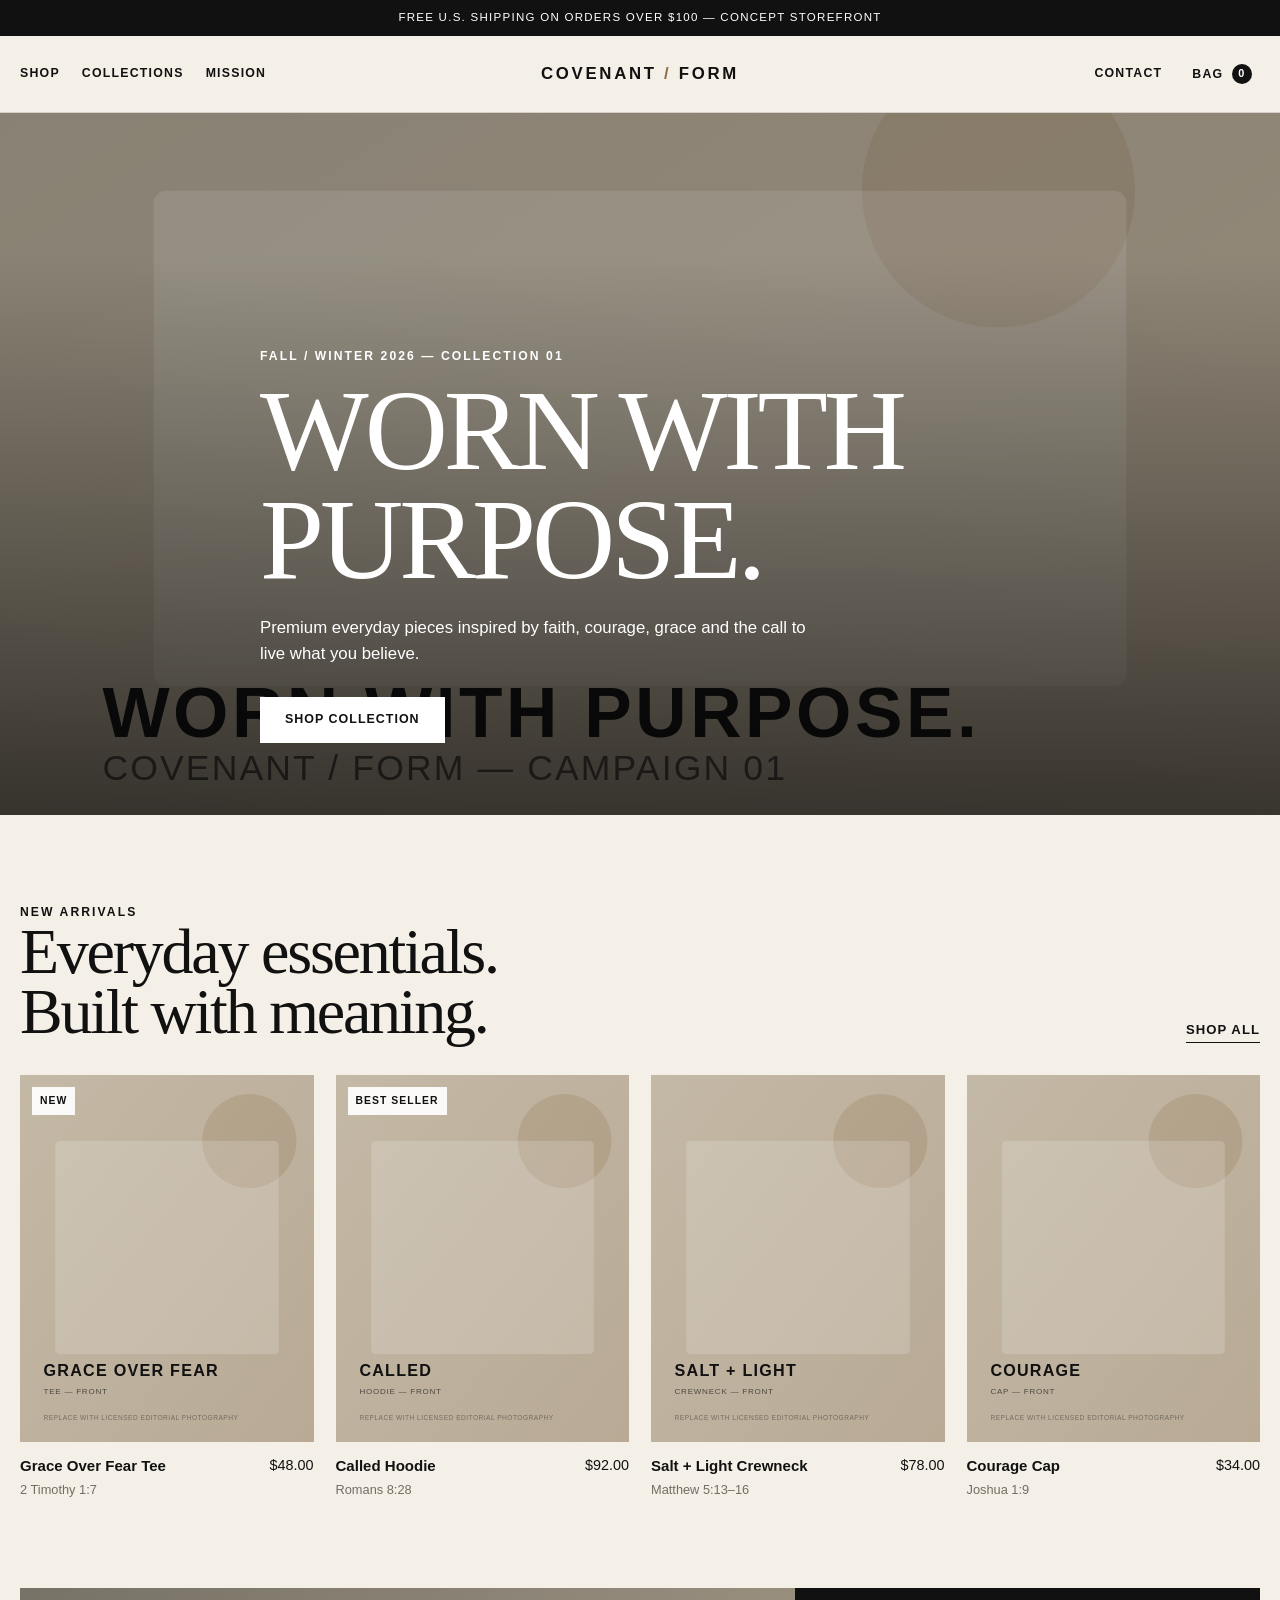
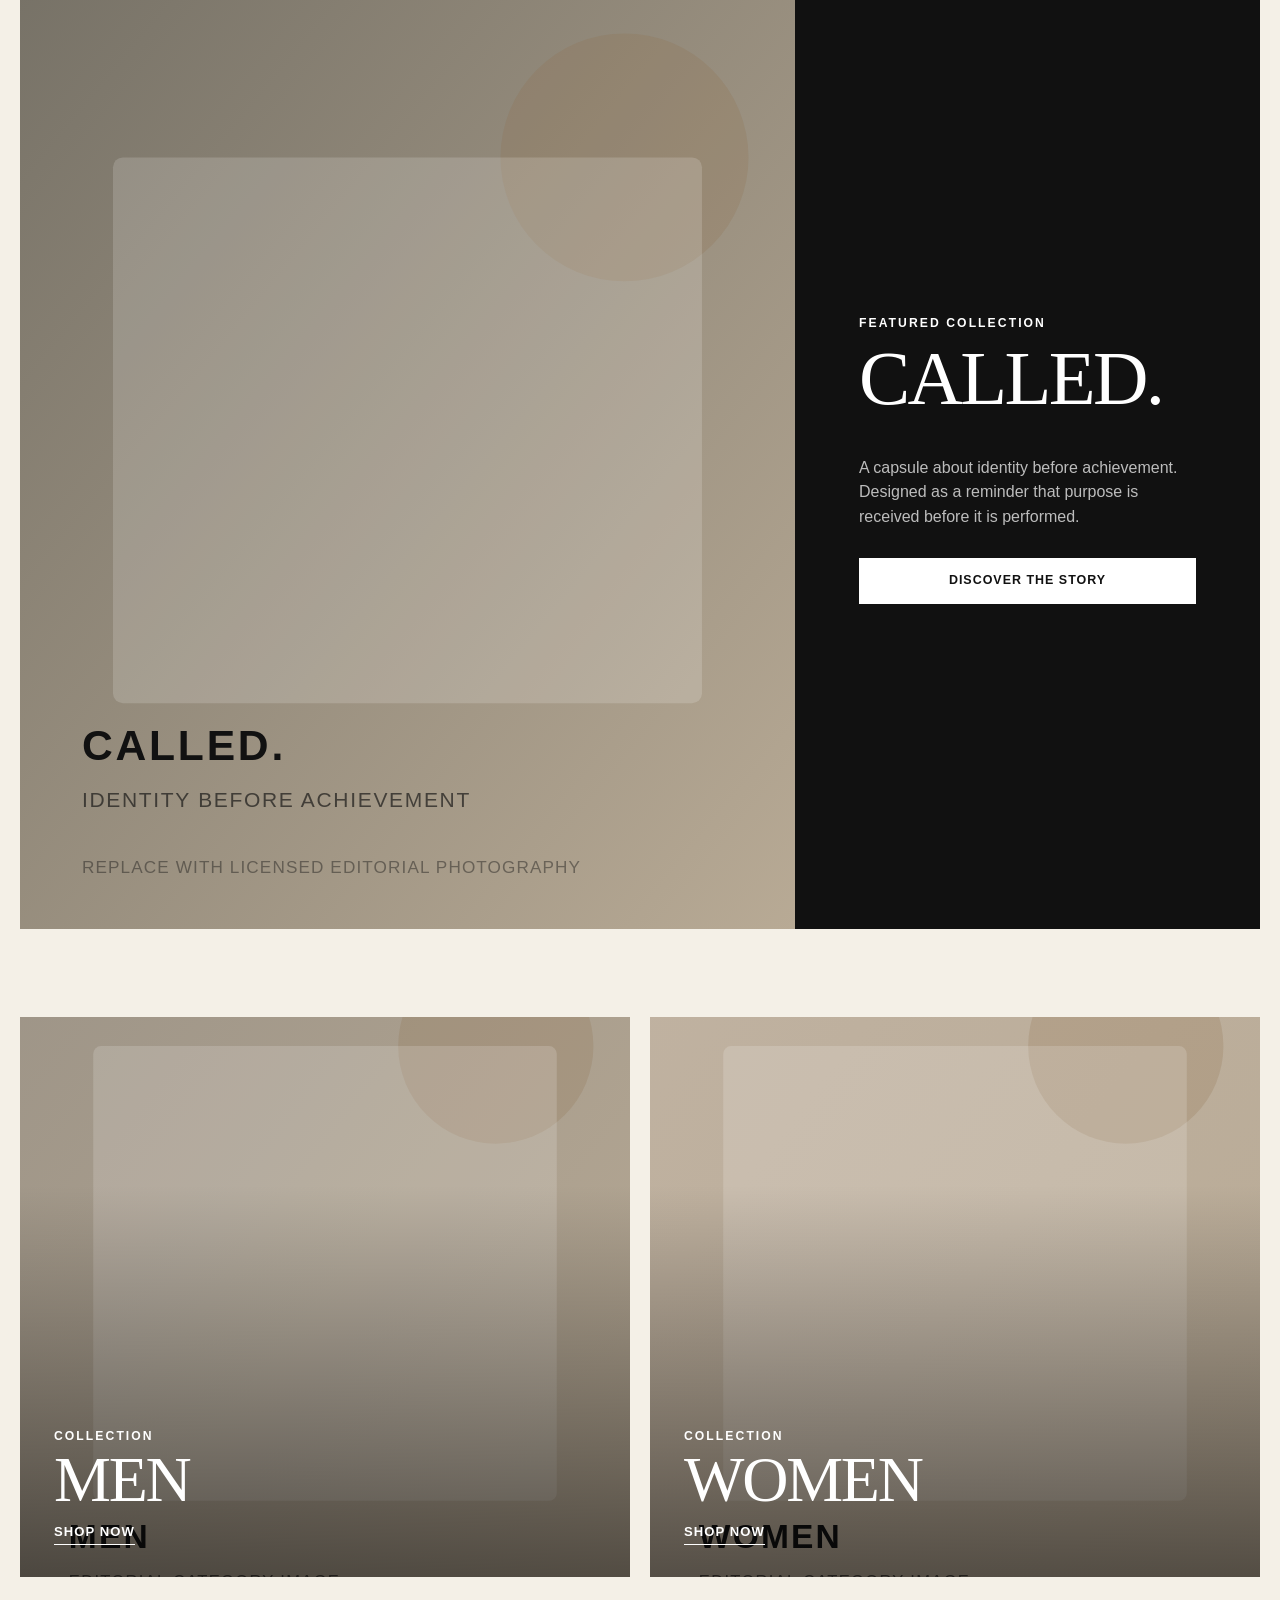
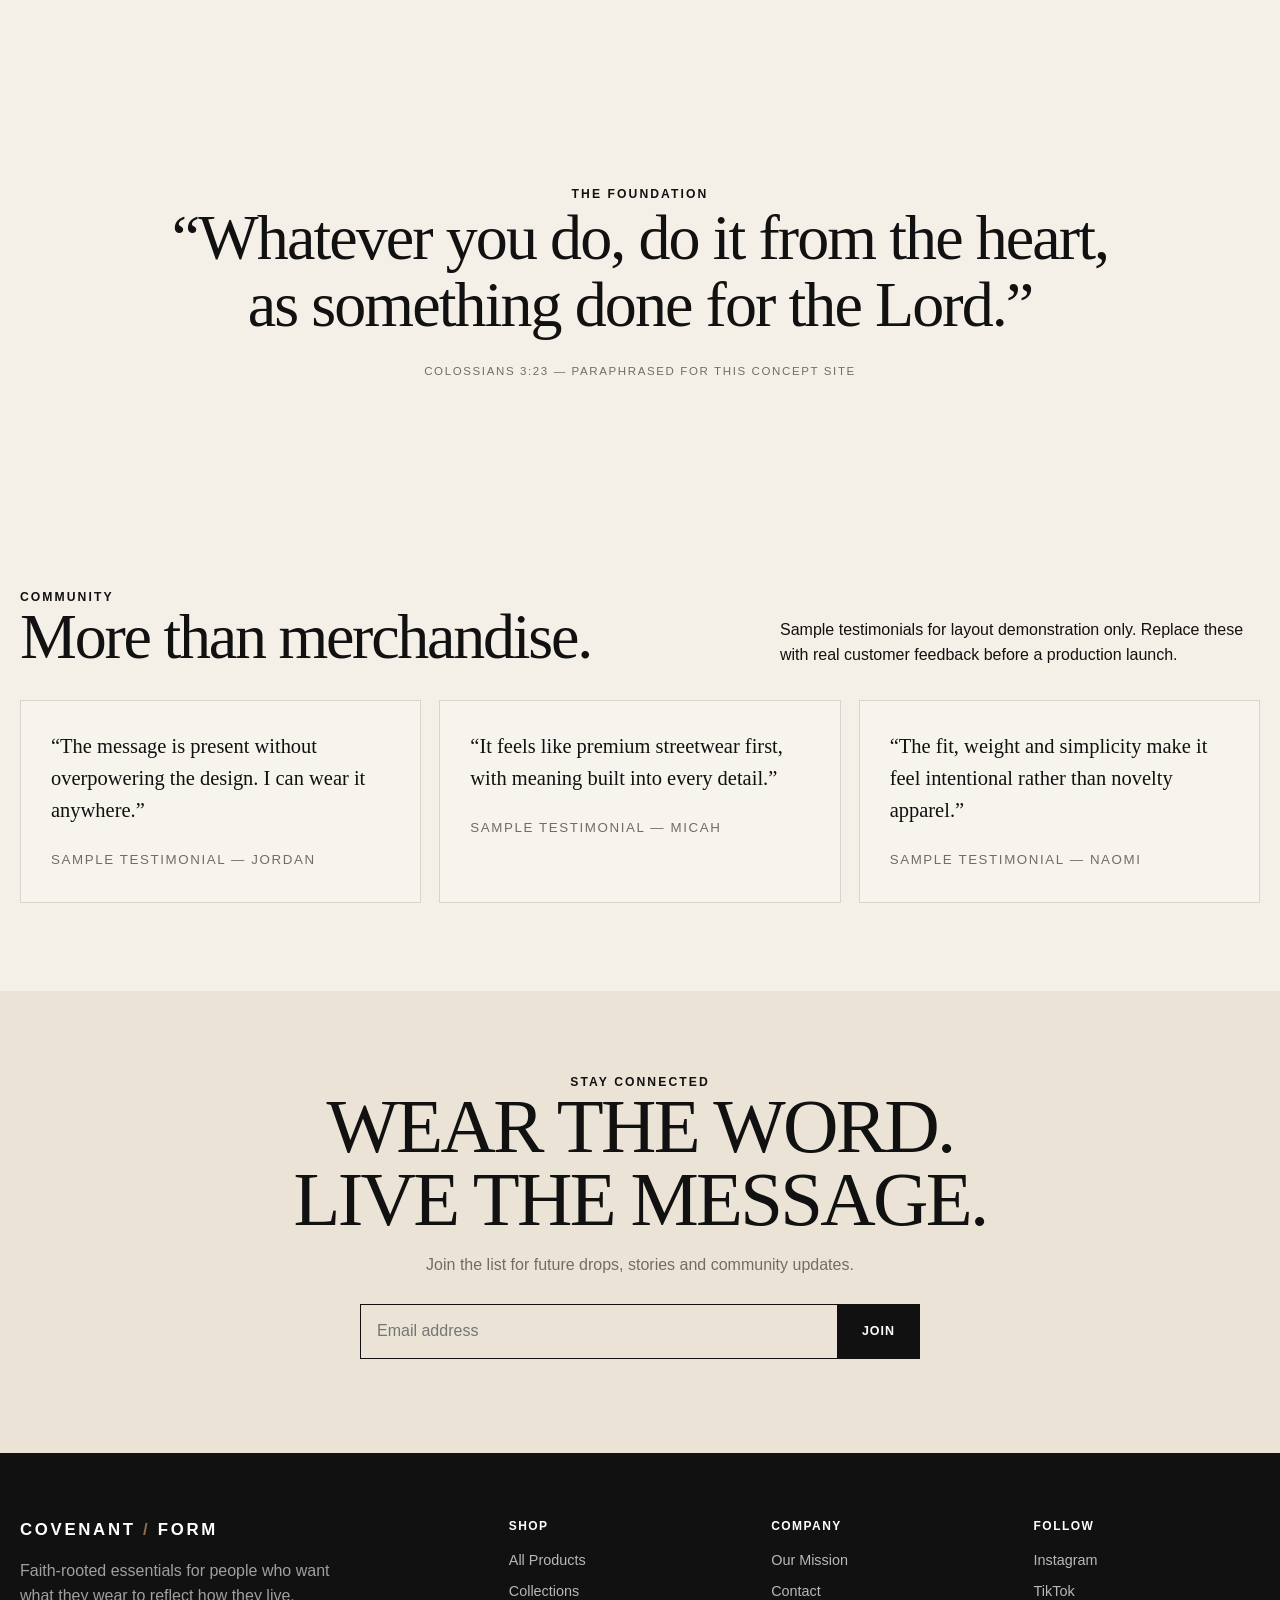
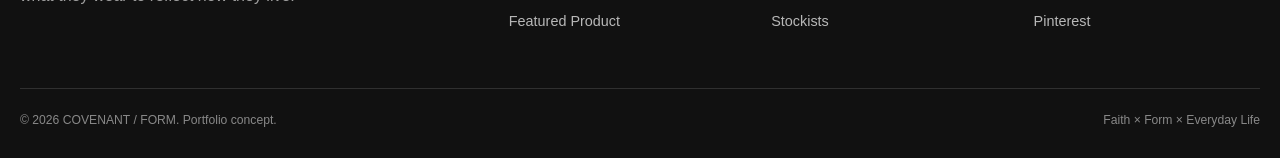
<file: index.html>
<!doctype html>
<html lang="en">
<head>
  <meta charset="utf-8">
  <meta name="viewport" content="width=device-width, initial-scale=1">
  <title>COVENANT / FORM | Faith-Rooted Streetwear</title>
  <meta name="description" content="COVENANT / FORM is a fictional Christian streetwear concept blending faith, purpose and premium minimal design.">
  <link rel="stylesheet" href="css/style.css">
</head>
<body>

<div class="announcement">Free U.S. shipping on orders over $100 — Concept storefront</div>
<header class="site-header">
  <div class="container nav">
    <nav class="nav-links" aria-label="Primary navigation">
      <a href="shop.html">Shop</a>
      <a href="collections.html">Collections</a>
      <a href="about.html">Mission</a>
    </nav>
    <a class="brand" href="index.html" aria-label="Covenant Form home">COVENANT <span>/</span> FORM</a>
    <div class="nav-actions">
      <a class="hide-mobile" href="contact.html">Contact</a>
      <button class="icon-btn" type="button" data-open-cart aria-label="Open shopping bag">
        Bag <span class="cart-count" data-cart-count>0</span>
      </button>
      <button class="icon-btn mobile-toggle" type="button" data-open-menu aria-label="Open menu">Menu</button>
    </div>
  </div>
</header>
<div class="mobile-panel" aria-label="Mobile navigation">
  <button class="mobile-close" type="button" data-close-menu aria-label="Close menu">×</button>
  <a href="index.html">Home</a>
  <a href="shop.html">Shop</a>
  <a href="collections.html">Collections</a>
  <a href="about.html">Mission</a>
  <a href="contact.html">Contact</a>
</div>


<main>
  <section class="hero">
    <img src="images/hero.svg" alt="COVENANT / FORM editorial campaign">
    <div class="container hero-content">
      <div class="eyebrow">Fall / Winter 2026 — Collection 01</div>
      <h1 class="display">WORN WITH PURPOSE.</h1>
      <p>Premium everyday pieces inspired by faith, courage, grace and the call to live what you believe.</p>
      <a class="btn btn--light" href="shop.html">Shop Collection</a>
    </div>
  </section>

  <section class="section">
    <div class="container">
      <div class="section-head">
        <div>
          <div class="eyebrow">New Arrivals</div>
          <h2 class="display">Everyday essentials.<br>Built with meaning.</h2>
        </div>
        <a class="text-link" href="shop.html">Shop all</a>
      </div>
      <div class="product-grid" data-featured-products data-limit="4"></div>
    </div>
  </section>

  <section class="container">
    <div class="split-feature">
      <img src="images/feature-called.svg" alt="Called collection campaign">
      <div class="split-copy">
        <div class="eyebrow">Featured Collection</div>
        <h2 class="display">CALLED.</h2>
        <p>A capsule about identity before achievement. Designed as a reminder that purpose is received before it is performed.</p>
        <a class="btn btn--light" href="collections.html">Discover the story</a>
      </div>
    </div>
  </section>

  <section class="section">
    <div class="container category-grid">
      <a class="category-card" href="shop.html">
        <img src="images/category-men.svg" alt="Men's category">
        <div class="category-copy">
          <div class="eyebrow">Collection</div>
          <h3 class="display">MEN</h3>
          <span class="text-link">Shop now</span>
        </div>
      </a>
      <a class="category-card" href="shop.html">
        <img src="images/category-women.svg" alt="Women's category">
        <div class="category-copy">
          <div class="eyebrow">Collection</div>
          <h3 class="display">WOMEN</h3>
          <span class="text-link">Shop now</span>
        </div>
      </a>
    </div>
  </section>

  <section class="statement">
    <div class="container">
      <div class="eyebrow">The Foundation</div>
      <blockquote>“Whatever you do, do it from the heart, as something done for the Lord.”</blockquote>
      <cite>Colossians 3:23 — paraphrased for this concept site</cite>
    </div>
  </section>

  <section class="section">
    <div class="container">
      <div class="section-head">
        <div>
          <div class="eyebrow">Community</div>
          <h2 class="display">More than merchandise.</h2>
        </div>
        <p>Sample testimonials for layout demonstration only. Replace these with real customer feedback before a production launch.</p>
      </div>
      <div class="testimonials">
        <article class="quote-card">
          <p>“The message is present without overpowering the design. I can wear it anywhere.”</p>
          <small>Sample testimonial — Jordan</small>
        </article>
        <article class="quote-card">
          <p>“It feels like premium streetwear first, with meaning built into every detail.”</p>
          <small>Sample testimonial — Micah</small>
        </article>
        <article class="quote-card">
          <p>“The fit, weight and simplicity make it feel intentional rather than novelty apparel.”</p>
          <small>Sample testimonial — Naomi</small>
        </article>
      </div>
    </div>
  </section>

  <section class="newsletter">
    <div class="container">
      <div class="eyebrow">Stay Connected</div>
      <h2 class="display">WEAR THE WORD.<br>LIVE THE MESSAGE.</h2>
      <p>Join the list for future drops, stories and community updates.</p>
      <form class="newsletter-form" data-demo-form>
        <label for="home-email" class="sr-only" style="position:absolute;left:-9999px;">Email address</label>
        <input id="home-email" type="email" name="email" placeholder="Email address" required>
        <button class="btn" type="submit">Join</button>
      </form>
      <div class="form-message" data-form-message></div>
    </div>
  </section>
</main>


<footer class="site-footer">
  <div class="container">
    <div class="footer-grid">
      <div class="footer-brand">
        <div class="brand">COVENANT <span>/</span> FORM</div>
        <p>Faith-rooted essentials for people who want what they wear to reflect how they live.</p>
      </div>
      <div class="footer-col">
        <h4>Shop</h4>
        <a href="shop.html">All Products</a>
        <a href="collections.html">Collections</a>
        <a href="product.html?id=called-hoodie">Featured Product</a>
      </div>
      <div class="footer-col">
        <h4>Company</h4>
        <a href="about.html">Our Mission</a>
        <a href="contact.html">Contact</a>
        <a href="contact.html">Stockists</a>
      </div>
      <div class="footer-col">
        <h4>Follow</h4>
        <a href="#" aria-label="Instagram placeholder">Instagram</a>
        <a href="#" aria-label="TikTok placeholder">TikTok</a>
        <a href="#" aria-label="Pinterest placeholder">Pinterest</a>
      </div>
    </div>
    <div class="footer-bottom">
      <span>© 2026 COVENANT / FORM. Portfolio concept.</span>
      <span>Faith × Form × Everyday Life</span>
    </div>
  </div>
</footer>


<div class="cart-backdrop" aria-hidden="true"></div>
<aside class="cart-drawer" aria-label="Shopping bag">
  <div class="cart-head">
    <h2>Shopping Bag</h2>
    <button class="icon-btn" type="button" data-close-cart aria-label="Close shopping bag">Close</button>
  </div>
  <div class="cart-items" data-cart-items></div>
  <div class="cart-foot">
    <div class="cart-total"><span>Subtotal</span><span data-cart-total>$0.00</span></div>
    <button class="btn btn--full" type="button" onclick="alert('Portfolio demo: checkout is intentionally not connected.')">Demo Checkout</button>
    <div class="cart-note">This portfolio storefront does not process real payments.</div>
  </div>
</aside>

<script src="js/script.js"></script>
</body>
</html>
</file>
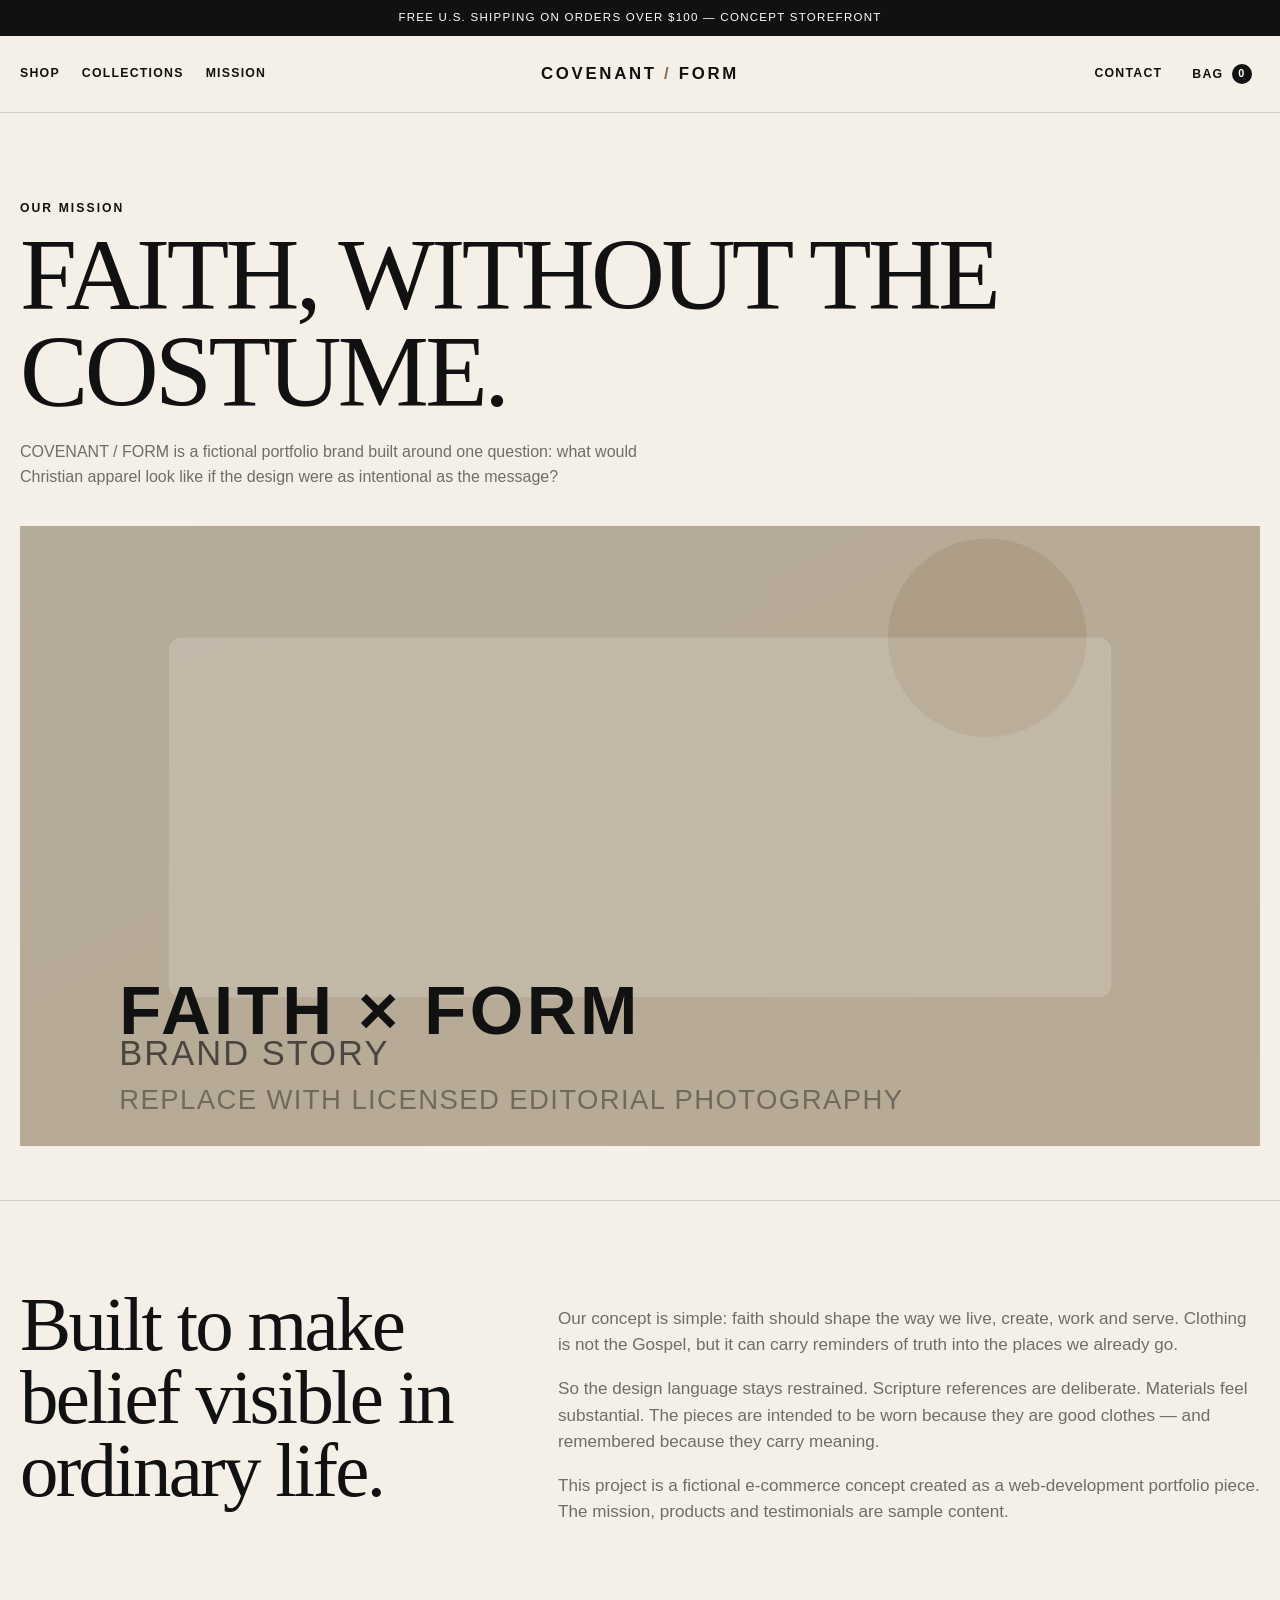
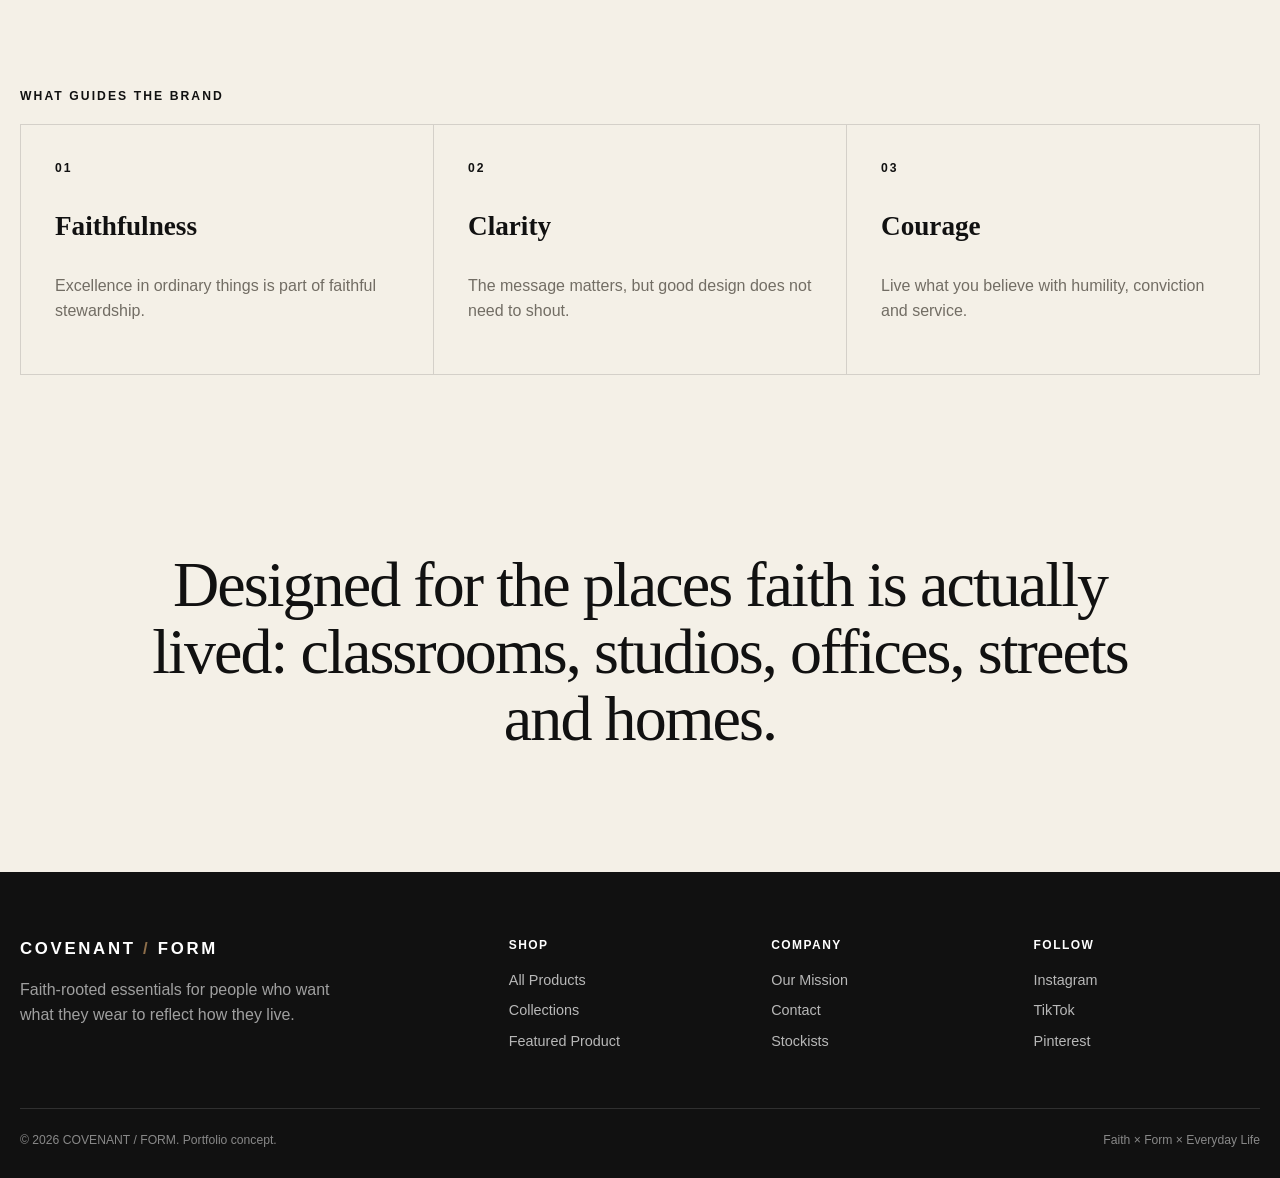
<file: about.html>
<!doctype html>
<html lang="en">
<head>
  <meta charset="utf-8">
  <meta name="viewport" content="width=device-width, initial-scale=1">
  <title>Our Mission | COVENANT / FORM</title>
  <meta name="description" content="Learn about the fictional mission and identity behind the COVENANT / FORM Christian clothing concept.">
  <link rel="stylesheet" href="css/style.css">
</head>
<body>

<div class="announcement">Free U.S. shipping on orders over $100 — Concept storefront</div>
<header class="site-header">
  <div class="container nav">
    <nav class="nav-links" aria-label="Primary navigation">
      <a href="shop.html">Shop</a>
      <a href="collections.html">Collections</a>
      <a href="about.html">Mission</a>
    </nav>
    <a class="brand" href="index.html" aria-label="Covenant Form home">COVENANT <span>/</span> FORM</a>
    <div class="nav-actions">
      <a class="hide-mobile" href="contact.html">Contact</a>
      <button class="icon-btn" type="button" data-open-cart aria-label="Open shopping bag">
        Bag <span class="cart-count" data-cart-count>0</span>
      </button>
      <button class="icon-btn mobile-toggle" type="button" data-open-menu aria-label="Open menu">Menu</button>
    </div>
  </div>
</header>
<div class="mobile-panel" aria-label="Mobile navigation">
  <button class="mobile-close" type="button" data-close-menu aria-label="Close menu">×</button>
  <a href="index.html">Home</a>
  <a href="shop.html">Shop</a>
  <a href="collections.html">Collections</a>
  <a href="about.html">Mission</a>
  <a href="contact.html">Contact</a>
</div>


<main>
  <section class="page-hero">
    <div class="container">
      <div class="eyebrow">Our Mission</div>
      <h1 class="display">FAITH, WITHOUT THE COSTUME.</h1>
      <p>COVENANT / FORM is a fictional portfolio brand built around one question: what would Christian apparel look like if the design were as intentional as the message?</p>
      <img class="about-hero-image" src="images/about-hero.svg" alt="COVENANT FORM brand story">
    </div>
  </section>

  <section class="section">
    <div class="container story-grid">
      <h2 class="display">Built to make belief visible in ordinary life.</h2>
      <div class="story-copy">
        <p>Our concept is simple: faith should shape the way we live, create, work and serve. Clothing is not the Gospel, but it can carry reminders of truth into the places we already go.</p>
        <p>So the design language stays restrained. Scripture references are deliberate. Materials feel substantial. The pieces are intended to be worn because they are good clothes — and remembered because they carry meaning.</p>
        <p>This project is a fictional e-commerce concept created as a web-development portfolio piece. The mission, products and testimonials are sample content.</p>
      </div>
    </div>
  </section>

  <section class="section-sm">
    <div class="container">
      <div class="eyebrow" style="margin-bottom:18px;">What guides the brand</div>
      <div class="values-grid">
        <article class="value">
          <div class="eyebrow">01</div>
          <h3>Faithfulness</h3>
          <p class="muted">Excellence in ordinary things is part of faithful stewardship.</p>
        </article>
        <article class="value">
          <div class="eyebrow">02</div>
          <h3>Clarity</h3>
          <p class="muted">The message matters, but good design does not need to shout.</p>
        </article>
        <article class="value">
          <div class="eyebrow">03</div>
          <h3>Courage</h3>
          <p class="muted">Live what you believe with humility, conviction and service.</p>
        </article>
      </div>
    </div>
  </section>

  <section class="statement">
    <div class="container">
      <blockquote>Designed for the places faith is actually lived: classrooms, studios, offices, streets and homes.</blockquote>
    </div>
  </section>
</main>


<footer class="site-footer">
  <div class="container">
    <div class="footer-grid">
      <div class="footer-brand">
        <div class="brand">COVENANT <span>/</span> FORM</div>
        <p>Faith-rooted essentials for people who want what they wear to reflect how they live.</p>
      </div>
      <div class="footer-col">
        <h4>Shop</h4>
        <a href="shop.html">All Products</a>
        <a href="collections.html">Collections</a>
        <a href="product.html?id=called-hoodie">Featured Product</a>
      </div>
      <div class="footer-col">
        <h4>Company</h4>
        <a href="about.html">Our Mission</a>
        <a href="contact.html">Contact</a>
        <a href="contact.html">Stockists</a>
      </div>
      <div class="footer-col">
        <h4>Follow</h4>
        <a href="#" aria-label="Instagram placeholder">Instagram</a>
        <a href="#" aria-label="TikTok placeholder">TikTok</a>
        <a href="#" aria-label="Pinterest placeholder">Pinterest</a>
      </div>
    </div>
    <div class="footer-bottom">
      <span>© 2026 COVENANT / FORM. Portfolio concept.</span>
      <span>Faith × Form × Everyday Life</span>
    </div>
  </div>
</footer>


<div class="cart-backdrop" aria-hidden="true"></div>
<aside class="cart-drawer" aria-label="Shopping bag">
  <div class="cart-head">
    <h2>Shopping Bag</h2>
    <button class="icon-btn" type="button" data-close-cart aria-label="Close shopping bag">Close</button>
  </div>
  <div class="cart-items" data-cart-items></div>
  <div class="cart-foot">
    <div class="cart-total"><span>Subtotal</span><span data-cart-total>$0.00</span></div>
    <button class="btn btn--full" type="button" onclick="alert('Portfolio demo: checkout is intentionally not connected.')">Demo Checkout</button>
    <div class="cart-note">This portfolio storefront does not process real payments.</div>
  </div>
</aside>

<script src="js/script.js"></script>
</body>
</html>
</file>
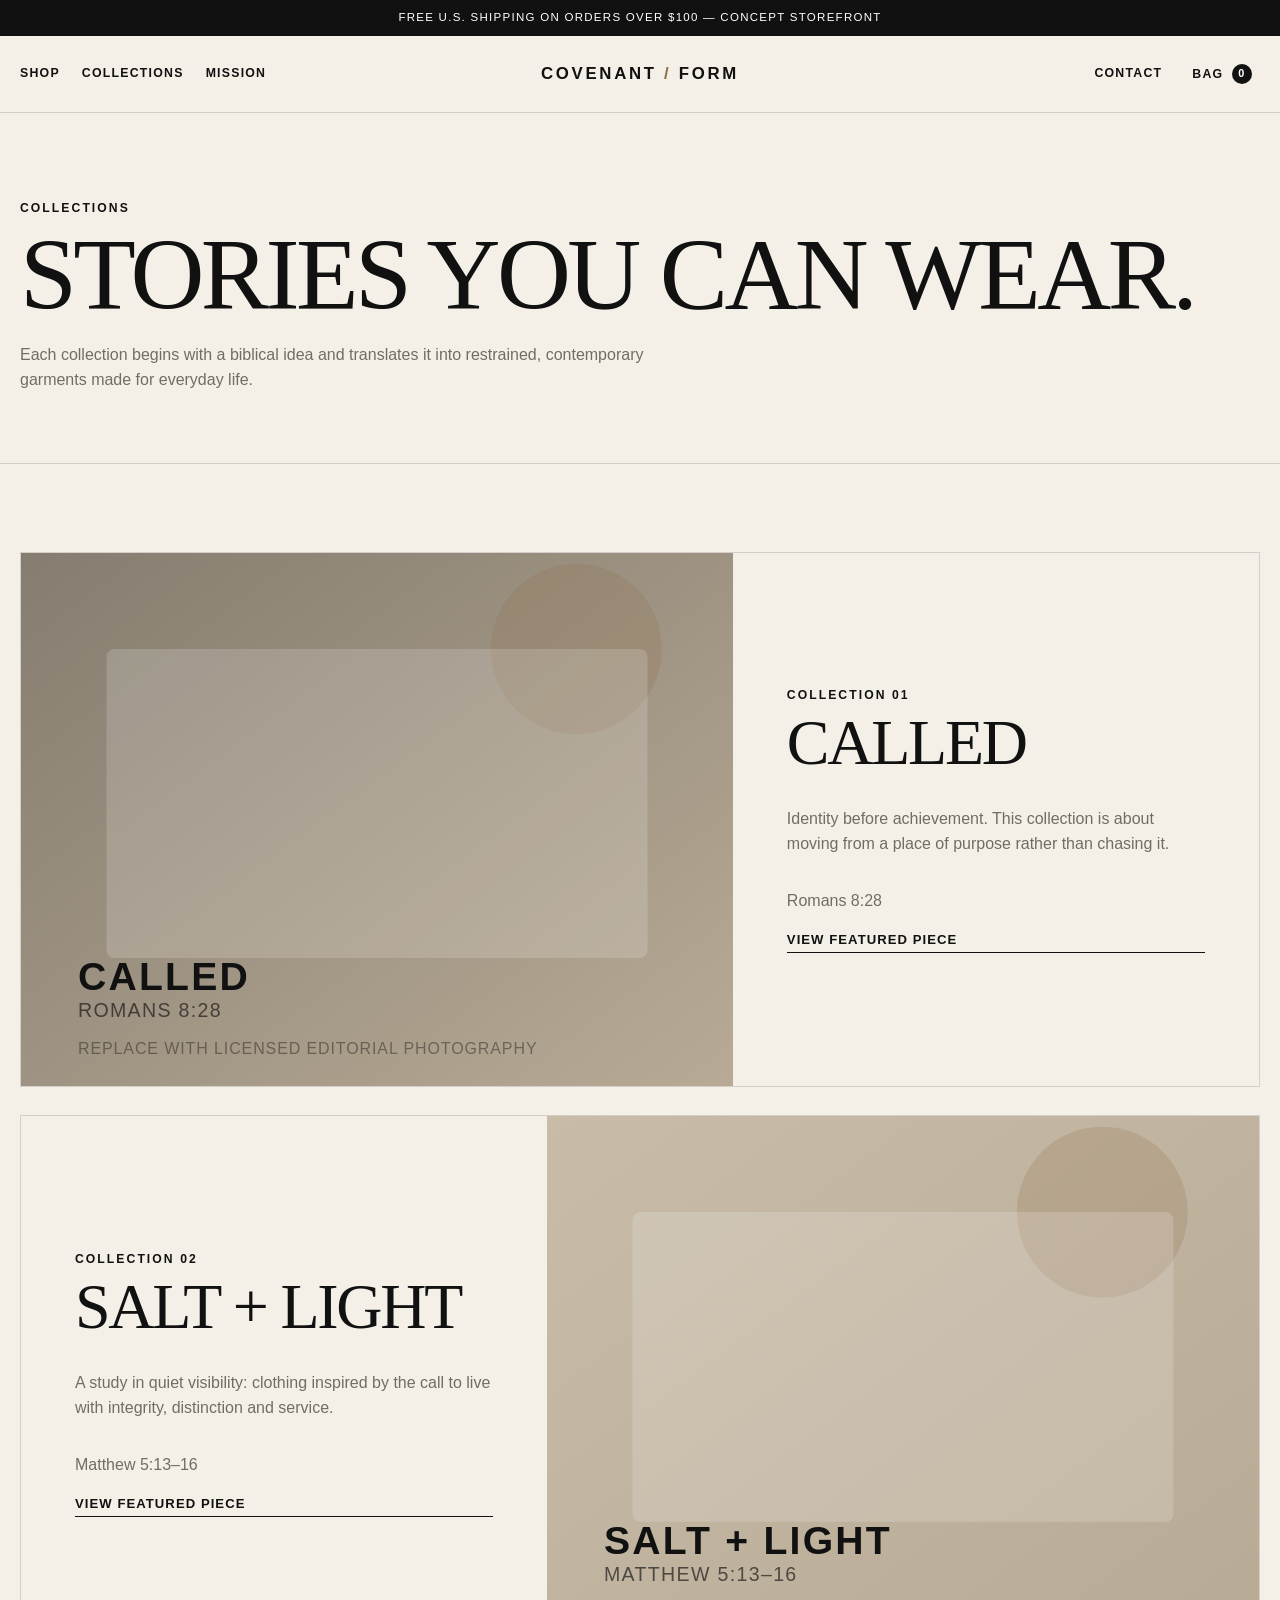
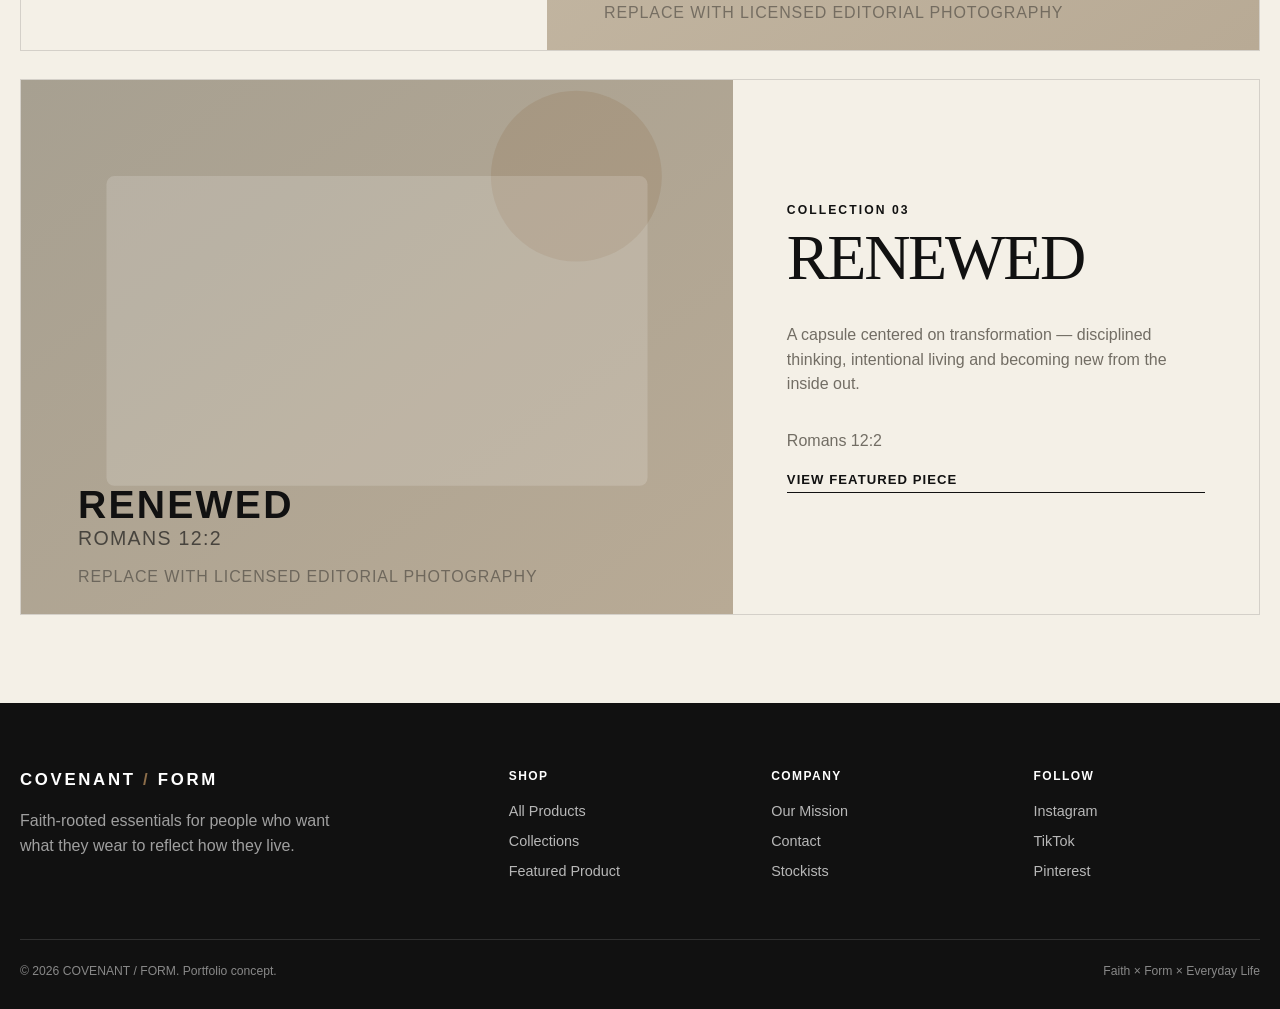
<file: collections.html>
<!doctype html>
<html lang="en">
<head>
  <meta charset="utf-8">
  <meta name="viewport" content="width=device-width, initial-scale=1">
  <title>Collections | COVENANT / FORM</title>
  <meta name="description" content="Explore fictional faith-rooted clothing collections from the COVENANT / FORM portfolio concept.">
  <link rel="stylesheet" href="css/style.css">
</head>
<body>

<div class="announcement">Free U.S. shipping on orders over $100 — Concept storefront</div>
<header class="site-header">
  <div class="container nav">
    <nav class="nav-links" aria-label="Primary navigation">
      <a href="shop.html">Shop</a>
      <a href="collections.html">Collections</a>
      <a href="about.html">Mission</a>
    </nav>
    <a class="brand" href="index.html" aria-label="Covenant Form home">COVENANT <span>/</span> FORM</a>
    <div class="nav-actions">
      <a class="hide-mobile" href="contact.html">Contact</a>
      <button class="icon-btn" type="button" data-open-cart aria-label="Open shopping bag">
        Bag <span class="cart-count" data-cart-count>0</span>
      </button>
      <button class="icon-btn mobile-toggle" type="button" data-open-menu aria-label="Open menu">Menu</button>
    </div>
  </div>
</header>
<div class="mobile-panel" aria-label="Mobile navigation">
  <button class="mobile-close" type="button" data-close-menu aria-label="Close menu">×</button>
  <a href="index.html">Home</a>
  <a href="shop.html">Shop</a>
  <a href="collections.html">Collections</a>
  <a href="about.html">Mission</a>
  <a href="contact.html">Contact</a>
</div>


<main>
  <section class="page-hero">
    <div class="container">
      <div class="eyebrow">Collections</div>
      <h1 class="display">STORIES YOU CAN WEAR.</h1>
      <p>Each collection begins with a biblical idea and translates it into restrained, contemporary garments made for everyday life.</p>
    </div>
  </section>

  <section class="section">
    <div class="container collection-list">
      <article class="collection-row">
        <div class="collection-image">
          <img src="images/collection-called.svg" alt="Called collection">
        </div>
        <div class="collection-copy">
          <div class="eyebrow">Collection 01</div>
          <h2 class="display">CALLED</h2>
          <p>Identity before achievement. This collection is about moving from a place of purpose rather than chasing it.</p>
          <p class="muted">Romans 8:28</p>
          <a class="text-link" href="product.html?id=called-hoodie">View featured piece</a>
        </div>
      </article>

      <article class="collection-row">
        <div class="collection-image">
          <img src="images/collection-light.svg" alt="Salt and Light collection">
        </div>
        <div class="collection-copy">
          <div class="eyebrow">Collection 02</div>
          <h2 class="display">SALT + LIGHT</h2>
          <p>A study in quiet visibility: clothing inspired by the call to live with integrity, distinction and service.</p>
          <p class="muted">Matthew 5:13–16</p>
          <a class="text-link" href="product.html?id=salt-light-crew">View featured piece</a>
        </div>
      </article>

      <article class="collection-row">
        <div class="collection-image">
          <img src="images/collection-renewed.svg" alt="Renewed collection">
        </div>
        <div class="collection-copy">
          <div class="eyebrow">Collection 03</div>
          <h2 class="display">RENEWED</h2>
          <p>A capsule centered on transformation — disciplined thinking, intentional living and becoming new from the inside out.</p>
          <p class="muted">Romans 12:2</p>
          <a class="text-link" href="product.html?id=renewed-tee">View featured piece</a>
        </div>
      </article>
    </div>
  </section>
</main>


<footer class="site-footer">
  <div class="container">
    <div class="footer-grid">
      <div class="footer-brand">
        <div class="brand">COVENANT <span>/</span> FORM</div>
        <p>Faith-rooted essentials for people who want what they wear to reflect how they live.</p>
      </div>
      <div class="footer-col">
        <h4>Shop</h4>
        <a href="shop.html">All Products</a>
        <a href="collections.html">Collections</a>
        <a href="product.html?id=called-hoodie">Featured Product</a>
      </div>
      <div class="footer-col">
        <h4>Company</h4>
        <a href="about.html">Our Mission</a>
        <a href="contact.html">Contact</a>
        <a href="contact.html">Stockists</a>
      </div>
      <div class="footer-col">
        <h4>Follow</h4>
        <a href="#" aria-label="Instagram placeholder">Instagram</a>
        <a href="#" aria-label="TikTok placeholder">TikTok</a>
        <a href="#" aria-label="Pinterest placeholder">Pinterest</a>
      </div>
    </div>
    <div class="footer-bottom">
      <span>© 2026 COVENANT / FORM. Portfolio concept.</span>
      <span>Faith × Form × Everyday Life</span>
    </div>
  </div>
</footer>


<div class="cart-backdrop" aria-hidden="true"></div>
<aside class="cart-drawer" aria-label="Shopping bag">
  <div class="cart-head">
    <h2>Shopping Bag</h2>
    <button class="icon-btn" type="button" data-close-cart aria-label="Close shopping bag">Close</button>
  </div>
  <div class="cart-items" data-cart-items></div>
  <div class="cart-foot">
    <div class="cart-total"><span>Subtotal</span><span data-cart-total>$0.00</span></div>
    <button class="btn btn--full" type="button" onclick="alert('Portfolio demo: checkout is intentionally not connected.')">Demo Checkout</button>
    <div class="cart-note">This portfolio storefront does not process real payments.</div>
  </div>
</aside>

<script src="js/script.js"></script>
</body>
</html>
</file>
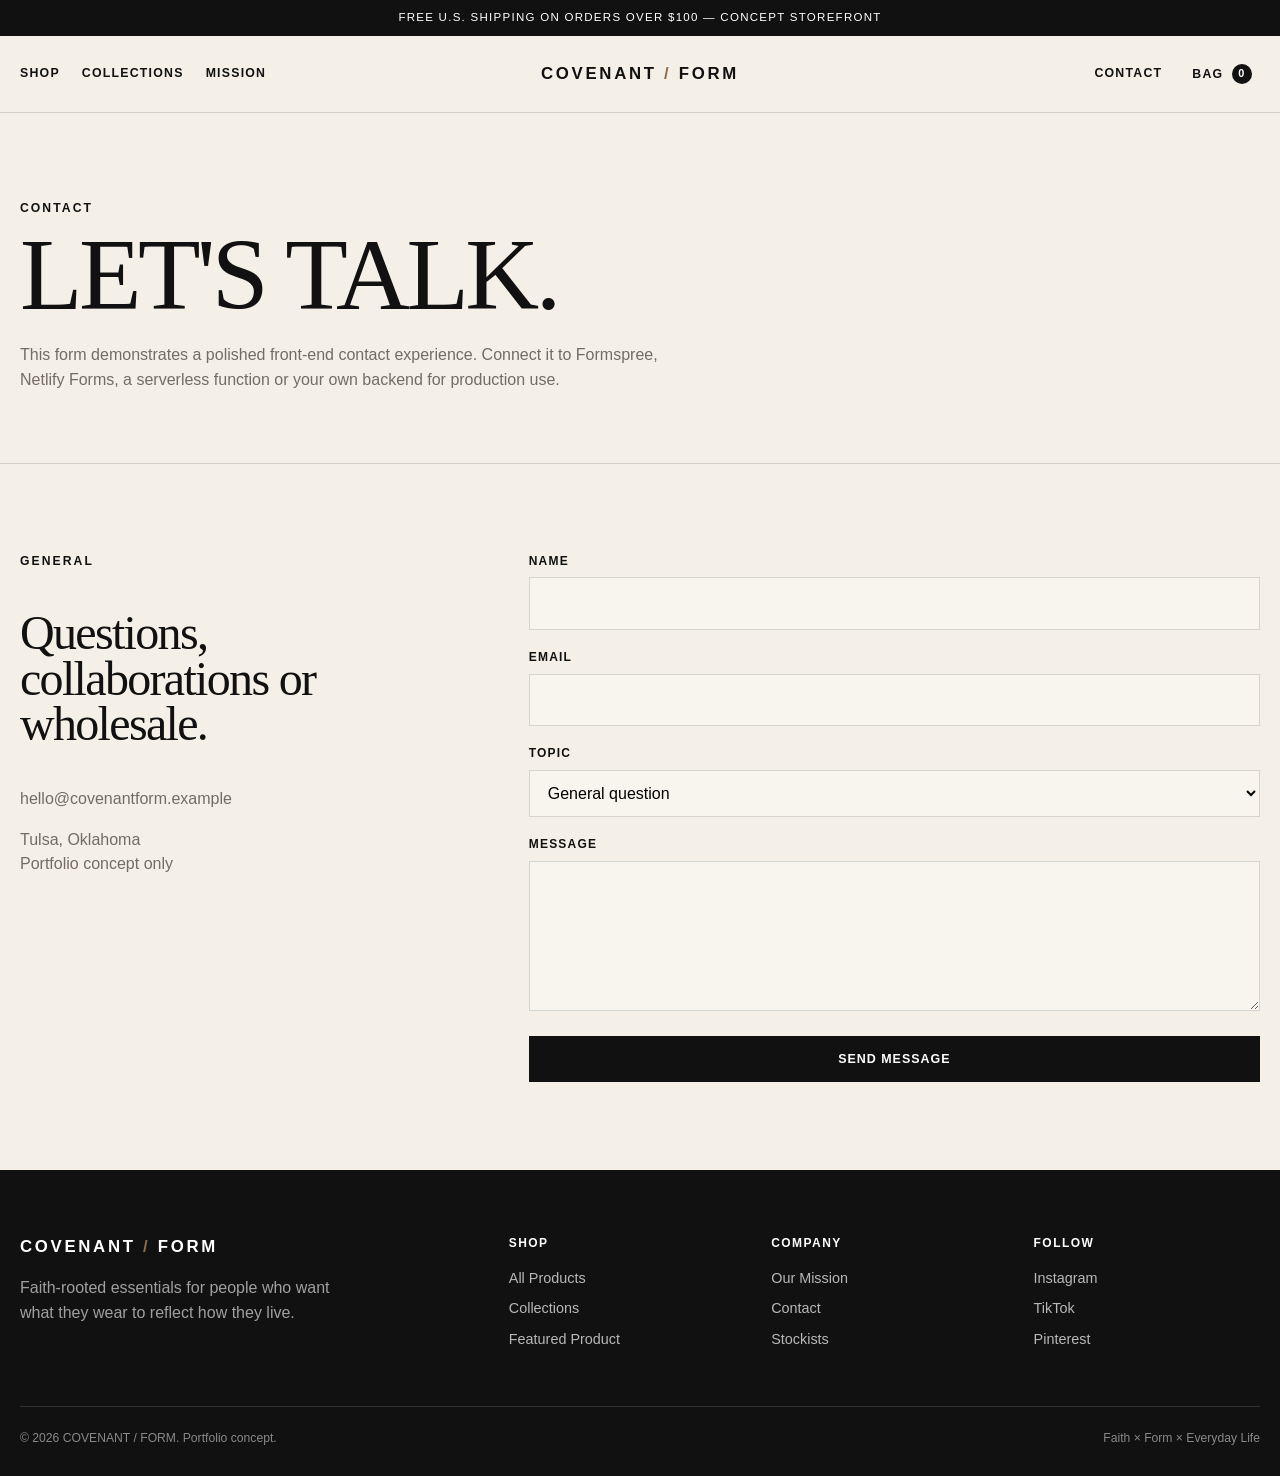
<file: contact.html>
<!doctype html>
<html lang="en">
<head>
  <meta charset="utf-8">
  <meta name="viewport" content="width=device-width, initial-scale=1">
  <title>Contact | COVENANT / FORM</title>
  <meta name="description" content="Contact the fictional COVENANT / FORM Christian clothing portfolio concept.">
  <link rel="stylesheet" href="css/style.css">
</head>
<body>

<div class="announcement">Free U.S. shipping on orders over $100 — Concept storefront</div>
<header class="site-header">
  <div class="container nav">
    <nav class="nav-links" aria-label="Primary navigation">
      <a href="shop.html">Shop</a>
      <a href="collections.html">Collections</a>
      <a href="about.html">Mission</a>
    </nav>
    <a class="brand" href="index.html" aria-label="Covenant Form home">COVENANT <span>/</span> FORM</a>
    <div class="nav-actions">
      <a class="hide-mobile" href="contact.html">Contact</a>
      <button class="icon-btn" type="button" data-open-cart aria-label="Open shopping bag">
        Bag <span class="cart-count" data-cart-count>0</span>
      </button>
      <button class="icon-btn mobile-toggle" type="button" data-open-menu aria-label="Open menu">Menu</button>
    </div>
  </div>
</header>
<div class="mobile-panel" aria-label="Mobile navigation">
  <button class="mobile-close" type="button" data-close-menu aria-label="Close menu">×</button>
  <a href="index.html">Home</a>
  <a href="shop.html">Shop</a>
  <a href="collections.html">Collections</a>
  <a href="about.html">Mission</a>
  <a href="contact.html">Contact</a>
</div>


<main>
  <section class="page-hero">
    <div class="container">
      <div class="eyebrow">Contact</div>
      <h1 class="display">LET'S TALK.</h1>
      <p>This form demonstrates a polished front-end contact experience. Connect it to Formspree, Netlify Forms, a serverless function or your own backend for production use.</p>
    </div>
  </section>

  <section class="section">
    <div class="container contact-grid">
      <aside>
        <div class="eyebrow">General</div>
        <h2 class="display" style="font-size:3rem;">Questions, collaborations or wholesale.</h2>
        <p class="muted">hello@covenantform.example</p>
        <p class="muted">Tulsa, Oklahoma<br>Portfolio concept only</p>
      </aside>

      <form class="contact-form" data-demo-form>
        <div class="form-group">
          <label for="name">Name</label>
          <input id="name" name="name" type="text" required>
        </div>
        <div class="form-group">
          <label for="email">Email</label>
          <input id="email" name="email" type="email" required>
        </div>
        <div class="form-group">
          <label for="topic">Topic</label>
          <select id="topic" name="topic">
            <option>General question</option>
            <option>Collaboration</option>
            <option>Wholesale</option>
            <option>Press</option>
          </select>
        </div>
        <div class="form-group">
          <label for="message">Message</label>
          <textarea id="message" name="message" required></textarea>
        </div>
        <button class="btn" type="submit">Send Message</button>
        <div class="notice" data-form-message></div>
      </form>
    </div>
  </section>
</main>


<footer class="site-footer">
  <div class="container">
    <div class="footer-grid">
      <div class="footer-brand">
        <div class="brand">COVENANT <span>/</span> FORM</div>
        <p>Faith-rooted essentials for people who want what they wear to reflect how they live.</p>
      </div>
      <div class="footer-col">
        <h4>Shop</h4>
        <a href="shop.html">All Products</a>
        <a href="collections.html">Collections</a>
        <a href="product.html?id=called-hoodie">Featured Product</a>
      </div>
      <div class="footer-col">
        <h4>Company</h4>
        <a href="about.html">Our Mission</a>
        <a href="contact.html">Contact</a>
        <a href="contact.html">Stockists</a>
      </div>
      <div class="footer-col">
        <h4>Follow</h4>
        <a href="#" aria-label="Instagram placeholder">Instagram</a>
        <a href="#" aria-label="TikTok placeholder">TikTok</a>
        <a href="#" aria-label="Pinterest placeholder">Pinterest</a>
      </div>
    </div>
    <div class="footer-bottom">
      <span>© 2026 COVENANT / FORM. Portfolio concept.</span>
      <span>Faith × Form × Everyday Life</span>
    </div>
  </div>
</footer>


<div class="cart-backdrop" aria-hidden="true"></div>
<aside class="cart-drawer" aria-label="Shopping bag">
  <div class="cart-head">
    <h2>Shopping Bag</h2>
    <button class="icon-btn" type="button" data-close-cart aria-label="Close shopping bag">Close</button>
  </div>
  <div class="cart-items" data-cart-items></div>
  <div class="cart-foot">
    <div class="cart-total"><span>Subtotal</span><span data-cart-total>$0.00</span></div>
    <button class="btn btn--full" type="button" onclick="alert('Portfolio demo: checkout is intentionally not connected.')">Demo Checkout</button>
    <div class="cart-note">This portfolio storefront does not process real payments.</div>
  </div>
</aside>

<script src="js/script.js"></script>
</body>
</html>
</file>
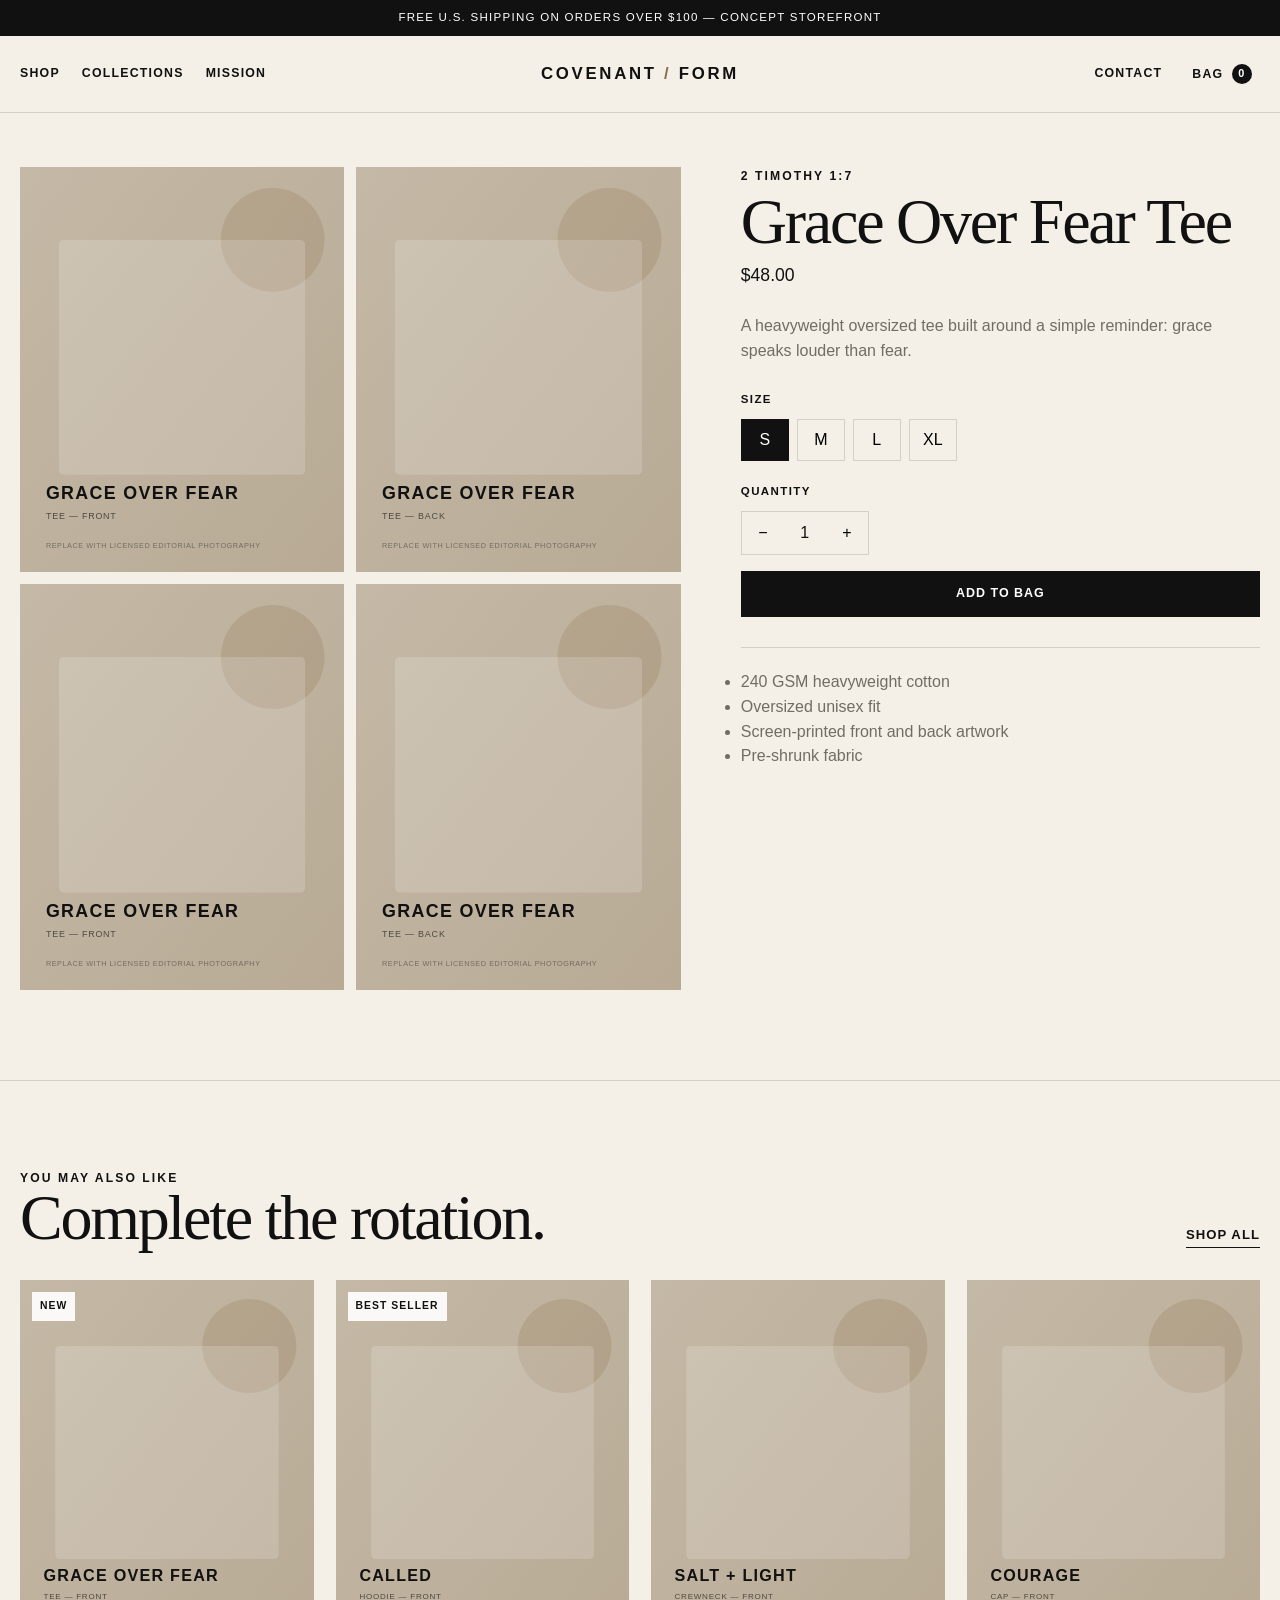
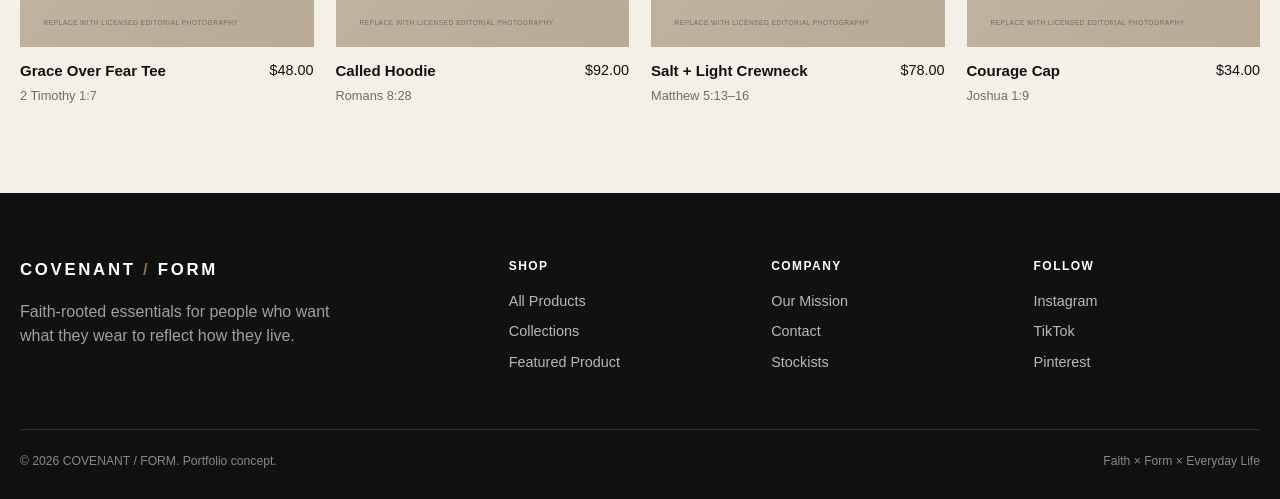
<file: product.html>
<!doctype html>
<html lang="en">
<head>
  <meta charset="utf-8">
  <meta name="viewport" content="width=device-width, initial-scale=1">
  <title>Product | COVENANT / FORM</title>
  <meta name="description" content="View a product in the COVENANT / FORM Christian streetwear portfolio concept.">
  <link rel="stylesheet" href="css/style.css">
</head>
<body>

<div class="announcement">Free U.S. shipping on orders over $100 — Concept storefront</div>
<header class="site-header">
  <div class="container nav">
    <nav class="nav-links" aria-label="Primary navigation">
      <a href="shop.html">Shop</a>
      <a href="collections.html">Collections</a>
      <a href="about.html">Mission</a>
    </nav>
    <a class="brand" href="index.html" aria-label="Covenant Form home">COVENANT <span>/</span> FORM</a>
    <div class="nav-actions">
      <a class="hide-mobile" href="contact.html">Contact</a>
      <button class="icon-btn" type="button" data-open-cart aria-label="Open shopping bag">
        Bag <span class="cart-count" data-cart-count>0</span>
      </button>
      <button class="icon-btn mobile-toggle" type="button" data-open-menu aria-label="Open menu">Menu</button>
    </div>
  </div>
</header>
<div class="mobile-panel" aria-label="Mobile navigation">
  <button class="mobile-close" type="button" data-close-menu aria-label="Close menu">×</button>
  <a href="index.html">Home</a>
  <a href="shop.html">Shop</a>
  <a href="collections.html">Collections</a>
  <a href="about.html">Mission</a>
  <a href="contact.html">Contact</a>
</div>


<main>
  <div class="container" data-product-page></div>

  <section class="section" style="border-top:1px solid var(--line);">
    <div class="container">
      <div class="section-head">
        <div>
          <div class="eyebrow">You may also like</div>
          <h2 class="display">Complete the rotation.</h2>
        </div>
        <a class="text-link" href="shop.html">Shop all</a>
      </div>
      <div class="product-grid" data-featured-products data-limit="4"></div>
    </div>
  </section>
</main>


<footer class="site-footer">
  <div class="container">
    <div class="footer-grid">
      <div class="footer-brand">
        <div class="brand">COVENANT <span>/</span> FORM</div>
        <p>Faith-rooted essentials for people who want what they wear to reflect how they live.</p>
      </div>
      <div class="footer-col">
        <h4>Shop</h4>
        <a href="shop.html">All Products</a>
        <a href="collections.html">Collections</a>
        <a href="product.html?id=called-hoodie">Featured Product</a>
      </div>
      <div class="footer-col">
        <h4>Company</h4>
        <a href="about.html">Our Mission</a>
        <a href="contact.html">Contact</a>
        <a href="contact.html">Stockists</a>
      </div>
      <div class="footer-col">
        <h4>Follow</h4>
        <a href="#" aria-label="Instagram placeholder">Instagram</a>
        <a href="#" aria-label="TikTok placeholder">TikTok</a>
        <a href="#" aria-label="Pinterest placeholder">Pinterest</a>
      </div>
    </div>
    <div class="footer-bottom">
      <span>© 2026 COVENANT / FORM. Portfolio concept.</span>
      <span>Faith × Form × Everyday Life</span>
    </div>
  </div>
</footer>


<div class="cart-backdrop" aria-hidden="true"></div>
<aside class="cart-drawer" aria-label="Shopping bag">
  <div class="cart-head">
    <h2>Shopping Bag</h2>
    <button class="icon-btn" type="button" data-close-cart aria-label="Close shopping bag">Close</button>
  </div>
  <div class="cart-items" data-cart-items></div>
  <div class="cart-foot">
    <div class="cart-total"><span>Subtotal</span><span data-cart-total>$0.00</span></div>
    <button class="btn btn--full" type="button" onclick="alert('Portfolio demo: checkout is intentionally not connected.')">Demo Checkout</button>
    <div class="cart-note">This portfolio storefront does not process real payments.</div>
  </div>
</aside>

<script src="js/script.js"></script>
</body>
</html>
</file>
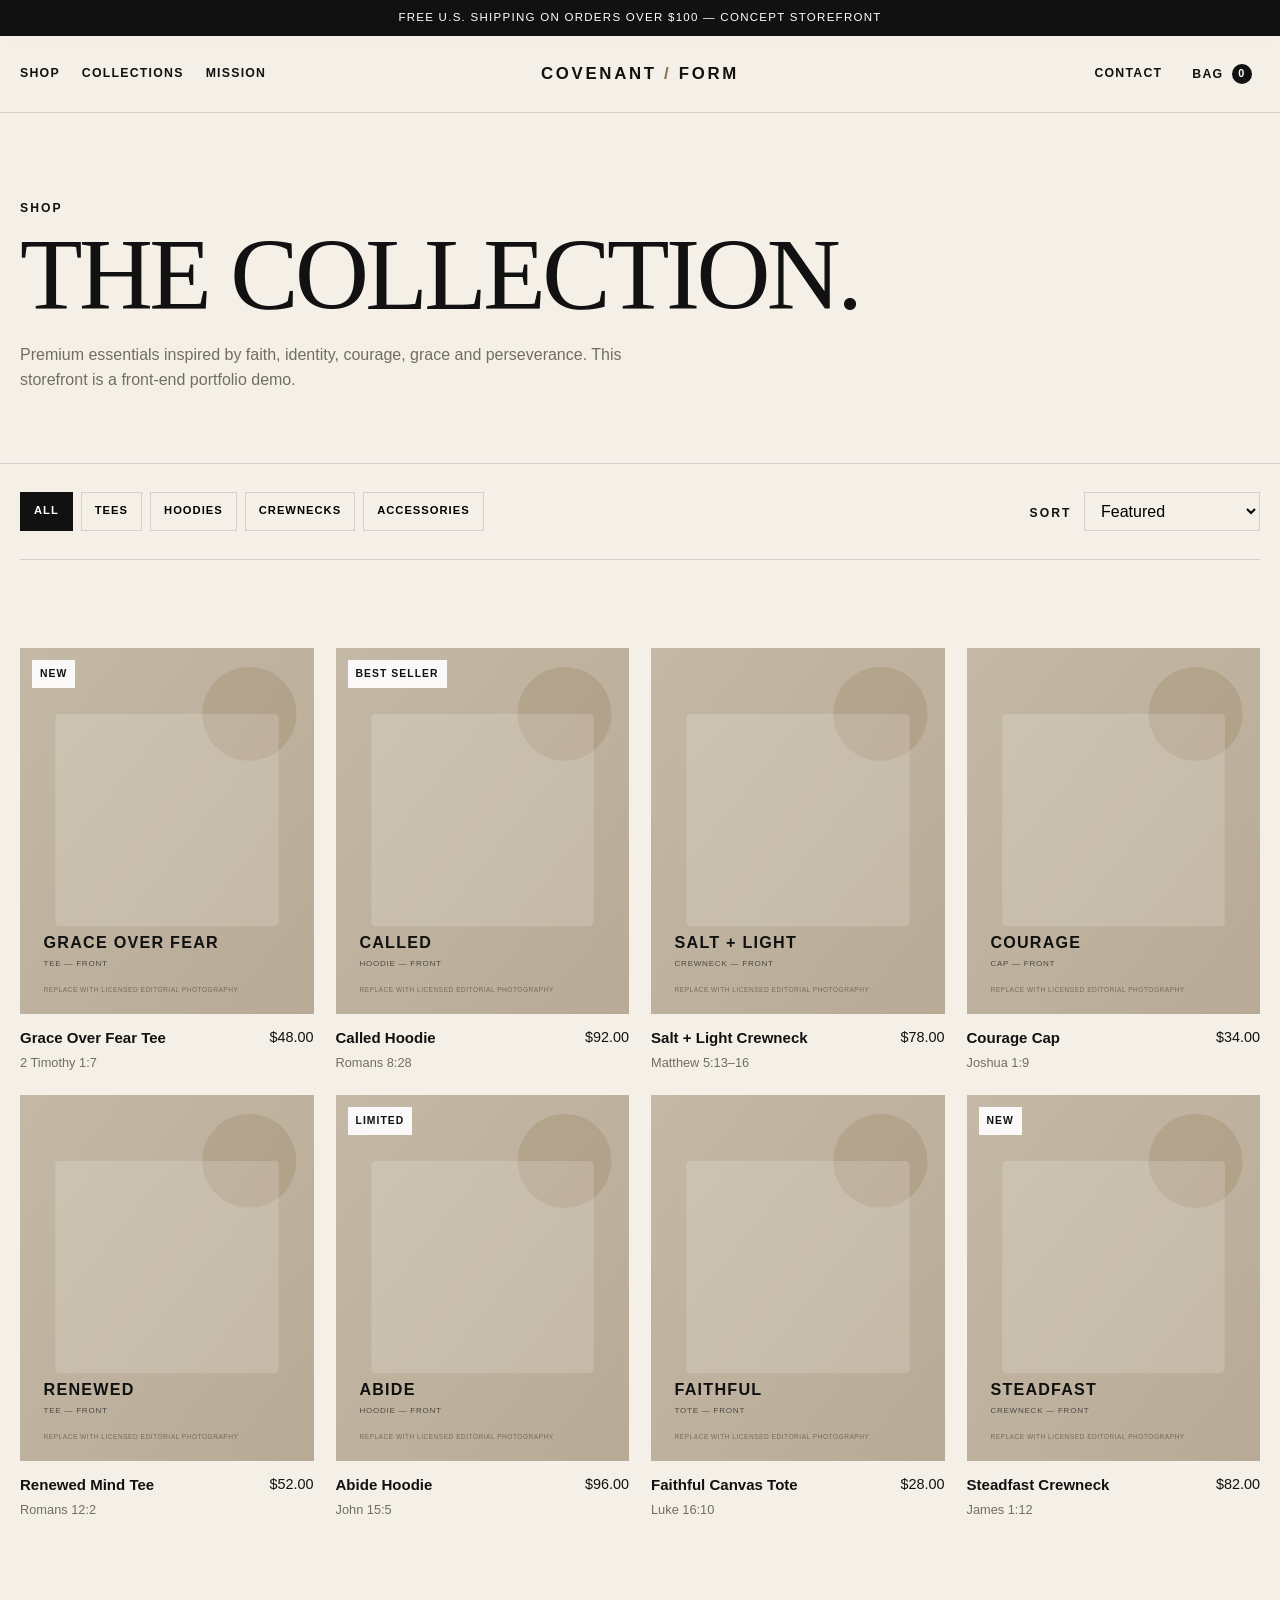
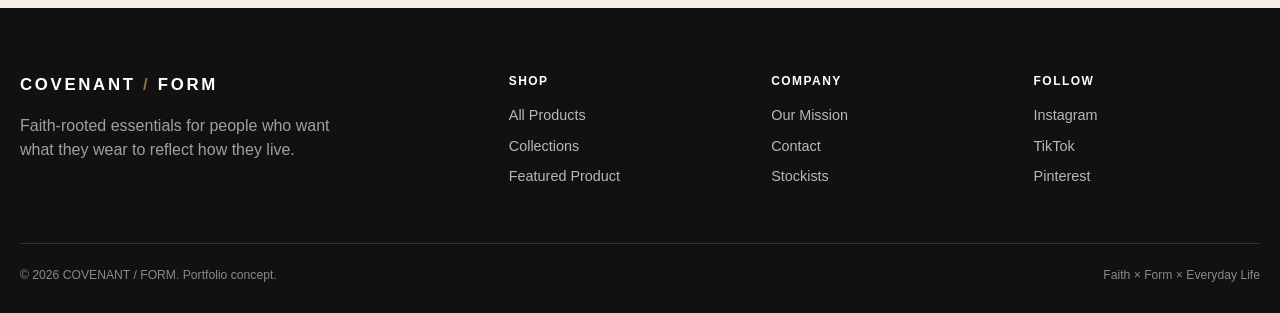
<file: shop.html>
<!doctype html>
<html lang="en">
<head>
  <meta charset="utf-8">
  <meta name="viewport" content="width=device-width, initial-scale=1">
  <title>Shop | COVENANT / FORM</title>
  <meta name="description" content="Shop fictional faith-rooted streetwear from the COVENANT / FORM portfolio concept.">
  <link rel="stylesheet" href="css/style.css">
</head>
<body>

<div class="announcement">Free U.S. shipping on orders over $100 — Concept storefront</div>
<header class="site-header">
  <div class="container nav">
    <nav class="nav-links" aria-label="Primary navigation">
      <a href="shop.html">Shop</a>
      <a href="collections.html">Collections</a>
      <a href="about.html">Mission</a>
    </nav>
    <a class="brand" href="index.html" aria-label="Covenant Form home">COVENANT <span>/</span> FORM</a>
    <div class="nav-actions">
      <a class="hide-mobile" href="contact.html">Contact</a>
      <button class="icon-btn" type="button" data-open-cart aria-label="Open shopping bag">
        Bag <span class="cart-count" data-cart-count>0</span>
      </button>
      <button class="icon-btn mobile-toggle" type="button" data-open-menu aria-label="Open menu">Menu</button>
    </div>
  </div>
</header>
<div class="mobile-panel" aria-label="Mobile navigation">
  <button class="mobile-close" type="button" data-close-menu aria-label="Close menu">×</button>
  <a href="index.html">Home</a>
  <a href="shop.html">Shop</a>
  <a href="collections.html">Collections</a>
  <a href="about.html">Mission</a>
  <a href="contact.html">Contact</a>
</div>


<main>
  <section class="page-hero">
    <div class="container">
      <div class="eyebrow">Shop</div>
      <h1 class="display">THE COLLECTION.</h1>
      <p>Premium essentials inspired by faith, identity, courage, grace and perseverance. This storefront is a front-end portfolio demo.</p>
    </div>
  </section>

  <div class="container shop-controls">
    <div class="filters" aria-label="Product filters">
      <button class="filter-btn active" data-filter="all">All</button>
      <button class="filter-btn" data-filter="tees">Tees</button>
      <button class="filter-btn" data-filter="hoodies">Hoodies</button>
      <button class="filter-btn" data-filter="crewnecks">Crewnecks</button>
      <button class="filter-btn" data-filter="accessories">Accessories</button>
    </div>
    <label>
      <span class="eyebrow" style="margin-right:8px;">Sort</span>
      <select class="sort-select" data-sort>
        <option value="featured">Featured</option>
        <option value="price-low">Price: Low to High</option>
        <option value="price-high">Price: High to Low</option>
        <option value="name">Name</option>
      </select>
    </label>
  </div>

  <section class="section">
    <div class="container">
      <div class="product-grid" data-shop-grid></div>
    </div>
  </section>
</main>


<footer class="site-footer">
  <div class="container">
    <div class="footer-grid">
      <div class="footer-brand">
        <div class="brand">COVENANT <span>/</span> FORM</div>
        <p>Faith-rooted essentials for people who want what they wear to reflect how they live.</p>
      </div>
      <div class="footer-col">
        <h4>Shop</h4>
        <a href="shop.html">All Products</a>
        <a href="collections.html">Collections</a>
        <a href="product.html?id=called-hoodie">Featured Product</a>
      </div>
      <div class="footer-col">
        <h4>Company</h4>
        <a href="about.html">Our Mission</a>
        <a href="contact.html">Contact</a>
        <a href="contact.html">Stockists</a>
      </div>
      <div class="footer-col">
        <h4>Follow</h4>
        <a href="#" aria-label="Instagram placeholder">Instagram</a>
        <a href="#" aria-label="TikTok placeholder">TikTok</a>
        <a href="#" aria-label="Pinterest placeholder">Pinterest</a>
      </div>
    </div>
    <div class="footer-bottom">
      <span>© 2026 COVENANT / FORM. Portfolio concept.</span>
      <span>Faith × Form × Everyday Life</span>
    </div>
  </div>
</footer>


<div class="cart-backdrop" aria-hidden="true"></div>
<aside class="cart-drawer" aria-label="Shopping bag">
  <div class="cart-head">
    <h2>Shopping Bag</h2>
    <button class="icon-btn" type="button" data-close-cart aria-label="Close shopping bag">Close</button>
  </div>
  <div class="cart-items" data-cart-items></div>
  <div class="cart-foot">
    <div class="cart-total"><span>Subtotal</span><span data-cart-total>$0.00</span></div>
    <button class="btn btn--full" type="button" onclick="alert('Portfolio demo: checkout is intentionally not connected.')">Demo Checkout</button>
    <div class="cart-note">This portfolio storefront does not process real payments.</div>
  </div>
</aside>

<script src="js/script.js"></script>
</body>
</html>
</file>
<file: css/style.css>
:root {
  --ink: #111111;
  --paper: #f4f0e7;
  --paper-2: #ebe4d6;
  --white: #ffffff;
  --muted: #726d64;
  --line: rgba(17, 17, 17, 0.14);
  --accent: #8d6e4a;
  --success: #2f6b43;
  --max: 1240px;
  --radius: 2px;
  --shadow: 0 20px 60px rgba(0,0,0,.08);
  --transition: 180ms ease;
}

* { box-sizing: border-box; }
html { scroll-behavior: smooth; }
body {
  margin: 0;
  color: var(--ink);
  background: var(--paper);
  font-family: Arial, Helvetica, sans-serif;
  line-height: 1.55;
}
body.no-scroll { overflow: hidden; }

img {
  display: block;
  width: 100%;
  height: auto;
}

a {
  color: inherit;
  text-decoration: none;
}

button, input, select, textarea {
  font: inherit;
}

button { cursor: pointer; }

.container {
  width: min(calc(100% - 40px), var(--max));
  margin-inline: auto;
}

.eyebrow {
  font-size: .76rem;
  letter-spacing: .17em;
  text-transform: uppercase;
  font-weight: 700;
}

.display {
  font-family: Georgia, "Times New Roman", serif;
  font-weight: 400;
  letter-spacing: -.035em;
  line-height: .95;
}

.section {
  padding: 88px 0;
}

.section-sm {
  padding: 56px 0;
}

.muted { color: var(--muted); }

.btn {
  display: inline-flex;
  align-items: center;
  justify-content: center;
  min-height: 46px;
  padding: 0 24px;
  border: 1px solid var(--ink);
  background: var(--ink);
  color: var(--white);
  letter-spacing: .08em;
  text-transform: uppercase;
  font-size: .78rem;
  font-weight: 700;
  transition: background var(--transition), color var(--transition), transform var(--transition);
}
.btn:hover { transform: translateY(-2px); }
.btn--light {
  background: var(--white);
  color: var(--ink);
  border-color: var(--white);
}
.btn--ghost {
  background: transparent;
  color: var(--ink);
}
.btn--full { width: 100%; }
.text-link {
  display: inline-block;
  border-bottom: 1px solid currentColor;
  padding-bottom: 2px;
  font-size: .82rem;
  letter-spacing: .08em;
  text-transform: uppercase;
  font-weight: 700;
}

/* Header */
.announcement {
  background: var(--ink);
  color: var(--white);
  text-align: center;
  padding: 9px 16px;
  font-size: .72rem;
  letter-spacing: .11em;
  text-transform: uppercase;
}

.site-header {
  position: sticky;
  top: 0;
  z-index: 50;
  background: rgba(244, 240, 231, .94);
  border-bottom: 1px solid var(--line);
  backdrop-filter: blur(12px);
}

.nav {
  min-height: 76px;
  display: grid;
  grid-template-columns: 1fr auto 1fr;
  align-items: center;
  gap: 24px;
}

.brand {
  font-size: 1.05rem;
  letter-spacing: .16em;
  font-weight: 800;
  white-space: nowrap;
}
.brand span { color: var(--accent); }

.nav-links,
.nav-actions {
  display: flex;
  align-items: center;
  gap: 22px;
}

.nav-links a,
.nav-actions button,
.nav-actions a {
  font-size: .77rem;
  text-transform: uppercase;
  letter-spacing: .10em;
  font-weight: 700;
}

.nav-actions { justify-content: flex-end; }

.icon-btn {
  border: 0;
  background: transparent;
  color: inherit;
  padding: 8px;
}

.cart-count {
  display: inline-grid;
  place-items: center;
  min-width: 20px;
  height: 20px;
  padding: 0 5px;
  margin-left: 4px;
  border-radius: 999px;
  background: var(--ink);
  color: var(--white);
  font-size: .68rem;
}

.mobile-toggle { display: none; }

/* Hero */
.hero {
  position: relative;
  min-height: 78vh;
  display: grid;
  align-items: end;
  overflow: hidden;
  color: var(--white);
  background: #151515;
}
.hero img {
  position: absolute;
  inset: 0;
  height: 100%;
  object-fit: cover;
  opacity: .78;
}
.hero::after {
  content: "";
  position: absolute;
  inset: 0;
  background: linear-gradient(180deg, transparent 20%, rgba(0,0,0,.62) 100%);
}
.hero-content {
  position: relative;
  z-index: 2;
  padding: 72px 0;
  max-width: 760px;
}
.hero h1 {
  margin: 10px 0 20px;
  font-size: clamp(3.5rem, 9vw, 8.8rem);
}
.hero p {
  max-width: 560px;
  font-size: 1.05rem;
  margin-bottom: 30px;
}

/* Sections */
.section-head {
  display: flex;
  align-items: end;
  justify-content: space-between;
  gap: 24px;
  margin-bottom: 32px;
}
.section-head h2 {
  font-size: clamp(2.2rem, 5vw, 4.8rem);
  margin: 0;
}
.section-head p {
  margin: 0;
  max-width: 480px;
}

.product-grid {
  display: grid;
  grid-template-columns: repeat(4, minmax(0, 1fr));
  gap: 22px;
}
.product-card { min-width: 0; }
.product-media {
  position: relative;
  overflow: hidden;
  background: var(--paper-2);
  aspect-ratio: 4 / 5;
}
.product-media img {
  height: 100%;
  object-fit: cover;
  transition: transform 500ms ease;
}
.product-card:hover .product-media img { transform: scale(1.025); }
.product-badge {
  position: absolute;
  left: 12px;
  top: 12px;
  background: rgba(255,255,255,.92);
  padding: 6px 8px;
  font-size: .65rem;
  letter-spacing: .1em;
  text-transform: uppercase;
  font-weight: 700;
}
.product-info {
  display: flex;
  justify-content: space-between;
  gap: 16px;
  padding-top: 12px;
}
.product-title {
  font-size: .94rem;
  font-weight: 700;
}
.product-category {
  color: var(--muted);
  font-size: .8rem;
  margin-top: 3px;
}
.product-price {
  font-size: .9rem;
  white-space: nowrap;
}

.split-feature {
  display: grid;
  grid-template-columns: 1.25fr .75fr;
  background: var(--ink);
  color: var(--white);
}
.split-feature img {
  height: 100%;
  min-height: 620px;
  object-fit: cover;
}
.split-copy {
  padding: 64px;
  display: flex;
  flex-direction: column;
  justify-content: center;
}
.split-copy h2 {
  font-size: clamp(2.7rem, 6vw, 6rem);
  margin: 10px 0 24px;
}
.split-copy p {
  color: rgba(255,255,255,.72);
  max-width: 480px;
  margin-bottom: 28px;
}

.category-grid {
  display: grid;
  grid-template-columns: 1fr 1fr;
  gap: 20px;
}
.category-card {
  position: relative;
  min-height: 560px;
  overflow: hidden;
  color: var(--white);
}
.category-card img {
  position: absolute;
  inset: 0;
  height: 100%;
  object-fit: cover;
  transition: transform 600ms ease;
}
.category-card:hover img { transform: scale(1.03); }
.category-card::after {
  content: "";
  position: absolute;
  inset: 0;
  background: linear-gradient(180deg, transparent 30%, rgba(0,0,0,.55) 100%);
}
.category-copy {
  position: absolute;
  z-index: 2;
  left: 34px;
  bottom: 32px;
}
.category-copy h3 {
  margin: 4px 0 8px;
  font-size: clamp(2.2rem, 5vw, 4.5rem);
}

.statement {
  padding: 120px 0;
  text-align: center;
}
.statement blockquote {
  margin: 0 auto;
  max-width: 980px;
  font-family: Georgia, "Times New Roman", serif;
  font-size: clamp(2.2rem, 5vw, 5.2rem);
  line-height: 1.05;
  letter-spacing: -.03em;
}
.statement cite {
  display: block;
  margin-top: 24px;
  font-style: normal;
  color: var(--muted);
  text-transform: uppercase;
  letter-spacing: .14em;
  font-size: .72rem;
}

.testimonials {
  display: grid;
  grid-template-columns: repeat(3, 1fr);
  gap: 18px;
}
.quote-card {
  border: 1px solid var(--line);
  padding: 30px;
  background: rgba(255,255,255,.28);
}
.quote-card p {
  font-family: Georgia, "Times New Roman", serif;
  font-size: 1.28rem;
  margin-top: 0;
}
.quote-card small {
  color: var(--muted);
  text-transform: uppercase;
  letter-spacing: .12em;
}

.newsletter {
  background: var(--paper-2);
  text-align: center;
  padding: 82px 20px;
}
.newsletter h2 {
  margin: 0 0 14px;
  font-size: clamp(2.4rem, 6vw, 5.5rem);
}
.newsletter p { color: var(--muted); }
.newsletter-form {
  display: flex;
  max-width: 560px;
  margin: 26px auto 0;
}
.newsletter-form input {
  flex: 1;
  min-width: 0;
  border: 1px solid var(--ink);
  border-right: 0;
  padding: 14px 16px;
  background: transparent;
}
.form-message {
  margin-top: 12px;
  font-size: .85rem;
}

/* Footer */
.site-footer {
  background: var(--ink);
  color: var(--white);
  padding: 64px 0 28px;
}
.footer-grid {
  display: grid;
  grid-template-columns: 2fr repeat(3, 1fr);
  gap: 36px;
}
.footer-brand p {
  color: rgba(255,255,255,.6);
  max-width: 320px;
}
.footer-col h4 {
  margin: 0 0 14px;
  text-transform: uppercase;
  font-size: .75rem;
  letter-spacing: .12em;
}
.footer-col a {
  display: block;
  margin: 8px 0;
  color: rgba(255,255,255,.7);
  font-size: .9rem;
}
.footer-bottom {
  border-top: 1px solid rgba(255,255,255,.13);
  margin-top: 48px;
  padding-top: 22px;
  color: rgba(255,255,255,.5);
  font-size: .76rem;
  display: flex;
  justify-content: space-between;
  gap: 20px;
}

/* Page hero */
.page-hero {
  padding: 86px 0 54px;
  border-bottom: 1px solid var(--line);
}
.page-hero h1 {
  font-size: clamp(3rem, 8vw, 7rem);
  margin: 8px 0 20px;
}
.page-hero p {
  max-width: 660px;
  color: var(--muted);
}

/* Shop */
.shop-controls {
  padding: 28px 0;
  display: flex;
  justify-content: space-between;
  gap: 18px;
  flex-wrap: wrap;
  border-bottom: 1px solid var(--line);
}
.filters {
  display: flex;
  gap: 8px;
  flex-wrap: wrap;
}
.filter-btn {
  border: 1px solid var(--line);
  background: transparent;
  padding: 9px 13px;
  text-transform: uppercase;
  letter-spacing: .09em;
  font-size: .7rem;
  font-weight: 700;
}
.filter-btn.active,
.filter-btn:hover {
  background: var(--ink);
  color: var(--white);
}
.sort-select {
  background: transparent;
  border: 1px solid var(--line);
  padding: 9px 12px;
}

/* Collections */
.collection-list {
  display: grid;
  gap: 28px;
}
.collection-row {
  display: grid;
  grid-template-columns: 1.15fr .85fr;
  min-height: 520px;
  border: 1px solid var(--line);
}
.collection-row:nth-child(even) {
  grid-template-columns: .85fr 1.15fr;
}
.collection-row:nth-child(even) .collection-image { order: 2; }
.collection-image img {
  height: 100%;
  object-fit: cover;
}
.collection-copy {
  padding: 54px;
  display: flex;
  flex-direction: column;
  justify-content: center;
}
.collection-copy h2 {
  font-size: clamp(2.5rem, 5vw, 5rem);
  margin: 8px 0 18px;
}
.collection-copy p {
  color: var(--muted);
  max-width: 500px;
}

/* Product */
.product-layout {
  display: grid;
  grid-template-columns: 1.12fr .88fr;
  gap: 60px;
  padding: 54px 0 90px;
}
.product-gallery {
  display: grid;
  grid-template-columns: 1fr 1fr;
  gap: 12px;
}
.product-gallery img {
  aspect-ratio: 4 / 5;
  object-fit: cover;
  background: var(--paper-2);
}
.product-panel {
  position: sticky;
  top: 110px;
  align-self: start;
}
.product-panel h1 {
  font-size: clamp(2.5rem, 5vw, 4.8rem);
  margin: 6px 0 10px;
}
.product-panel .price {
  font-size: 1.1rem;
  margin-bottom: 24px;
}
.product-panel .description {
  color: var(--muted);
  margin-bottom: 28px;
}
.option-label {
  display: block;
  font-size: .72rem;
  text-transform: uppercase;
  letter-spacing: .12em;
  font-weight: 700;
  margin: 22px 0 10px;
}
.size-options {
  display: flex;
  gap: 8px;
  flex-wrap: wrap;
}
.size-btn {
  min-width: 48px;
  height: 42px;
  background: transparent;
  border: 1px solid var(--line);
}
.size-btn.active,
.size-btn:hover {
  border-color: var(--ink);
  background: var(--ink);
  color: var(--white);
}
.qty-row {
  display: flex;
  align-items: center;
  width: max-content;
  border: 1px solid var(--line);
  margin-bottom: 16px;
}
.qty-row button {
  width: 42px;
  height: 42px;
  border: 0;
  background: transparent;
}
.qty-row span {
  min-width: 42px;
  text-align: center;
}
.details-list {
  margin: 30px 0 0;
  padding: 22px 0 0;
  border-top: 1px solid var(--line);
  color: var(--muted);
}

/* About */
.about-hero-image {
  margin-top: 36px;
  aspect-ratio: 16 / 8;
  object-fit: cover;
}
.story-grid {
  display: grid;
  grid-template-columns: .8fr 1.2fr;
  gap: 70px;
  align-items: start;
}
.story-grid h2 {
  margin: 0;
  font-size: clamp(2.6rem, 6vw, 5.6rem);
}
.story-copy {
  font-size: 1.07rem;
  color: var(--muted);
}
.values-grid {
  display: grid;
  grid-template-columns: repeat(3, 1fr);
  border-top: 1px solid var(--line);
  border-left: 1px solid var(--line);
}
.value {
  padding: 34px;
  border-right: 1px solid var(--line);
  border-bottom: 1px solid var(--line);
}
.value h3 {
  font-family: Georgia, "Times New Roman", serif;
  font-size: 1.7rem;
}

/* Contact */
.contact-grid {
  display: grid;
  grid-template-columns: .75fr 1.25fr;
  gap: 70px;
}
.contact-form {
  display: grid;
  gap: 18px;
}
.form-group label {
  display: block;
  font-size: .75rem;
  text-transform: uppercase;
  letter-spacing: .1em;
  font-weight: 700;
  margin-bottom: 7px;
}
.form-group input,
.form-group textarea,
.form-group select {
  width: 100%;
  border: 1px solid var(--line);
  background: rgba(255,255,255,.3);
  padding: 13px 14px;
}
.form-group textarea {
  min-height: 150px;
  resize: vertical;
}

/* Cart drawer */
.cart-backdrop {
  position: fixed;
  inset: 0;
  background: rgba(0,0,0,.42);
  opacity: 0;
  visibility: hidden;
  transition: .2s ease;
  z-index: 98;
}
.cart-drawer {
  position: fixed;
  top: 0;
  right: 0;
  height: 100dvh;
  width: min(440px, 100%);
  background: var(--paper);
  transform: translateX(100%);
  transition: .25s ease;
  z-index: 99;
  display: flex;
  flex-direction: column;
}
.cart-open .cart-backdrop {
  opacity: 1;
  visibility: visible;
}
.cart-open .cart-drawer {
  transform: translateX(0);
}
.cart-head {
  display: flex;
  justify-content: space-between;
  align-items: center;
  padding: 22px;
  border-bottom: 1px solid var(--line);
}
.cart-head h2 {
  margin: 0;
  font-size: 1.1rem;
}
.cart-items {
  flex: 1;
  overflow-y: auto;
  padding: 18px 22px;
}
.cart-item {
  display: grid;
  grid-template-columns: 78px 1fr auto;
  gap: 14px;
  padding: 14px 0;
  border-bottom: 1px solid var(--line);
}
.cart-item img {
  width: 78px;
  height: 96px;
  object-fit: cover;
}
.cart-item h4 { margin: 0 0 4px; }
.cart-item p {
  margin: 0 0 8px;
  color: var(--muted);
  font-size: .8rem;
}
.mini-qty {
  display: flex;
  align-items: center;
  gap: 10px;
}
.mini-qty button {
  border: 1px solid var(--line);
  background: transparent;
  width: 26px;
  height: 26px;
}
.remove-item {
  border: 0;
  background: transparent;
  text-decoration: underline;
  color: var(--muted);
  font-size: .72rem;
  padding: 0;
  margin-top: 7px;
}
.cart-foot {
  border-top: 1px solid var(--line);
  padding: 22px;
}
.cart-total {
  display: flex;
  justify-content: space-between;
  margin-bottom: 16px;
  font-weight: 700;
}
.cart-note {
  color: var(--muted);
  font-size: .75rem;
  margin-top: 10px;
}

/* Mobile nav */
.mobile-panel {
  display: none;
}

.empty-state {
  text-align: center;
  padding: 44px 10px;
  color: var(--muted);
}

.notice {
  padding: 14px 16px;
  background: rgba(47, 107, 67, .1);
  color: var(--success);
  border: 1px solid rgba(47, 107, 67, .25);
  display: none;
}
.notice.show { display: block; }

@media (max-width: 980px) {
  .nav {
    grid-template-columns: 1fr auto;
  }
  .nav-links { display: none; }
  .brand { justify-self: start; }
  .mobile-toggle { display: inline-flex; }
  .nav-actions .hide-mobile { display: none; }

  .mobile-panel {
    display: block;
    position: fixed;
    inset: 0;
    background: var(--paper);
    z-index: 80;
    transform: translateY(-100%);
    transition: .25s ease;
    padding: 110px 28px 40px;
  }
  .mobile-menu-open .mobile-panel { transform: translateY(0); }
  .mobile-panel a {
    display: block;
    font-family: Georgia, "Times New Roman", serif;
    font-size: 2.4rem;
    padding: 10px 0;
  }
  .mobile-close {
    position: absolute;
    right: 24px;
    top: 24px;
    border: 0;
    background: transparent;
    font-size: 1.8rem;
  }

  .product-grid { grid-template-columns: repeat(2, minmax(0, 1fr)); }
  .split-feature { grid-template-columns: 1fr; }
  .split-feature img { min-height: 480px; }
  .split-copy { padding: 54px 32px; }
  .testimonials { grid-template-columns: 1fr; }
  .footer-grid { grid-template-columns: 1fr 1fr; }

  .product-layout {
    grid-template-columns: 1fr;
    gap: 34px;
  }
  .product-panel { position: static; }

  .story-grid,
  .contact-grid { grid-template-columns: 1fr; gap: 36px; }
  .values-grid { grid-template-columns: 1fr; }

  .collection-row,
  .collection-row:nth-child(even) {
    grid-template-columns: 1fr;
  }
  .collection-row:nth-child(even) .collection-image { order: 0; }
}

@media (max-width: 640px) {
  .container { width: min(calc(100% - 28px), var(--max)); }
  .section { padding: 64px 0; }
  .section-head {
    display: block;
  }
  .section-head p { margin-top: 14px; }
  .hero { min-height: 72vh; }
  .hero-content { padding: 48px 0; }
  .product-grid { gap: 14px; }
  .product-info { display: block; }
  .product-price { margin-top: 4px; }
  .category-grid { grid-template-columns: 1fr; }
  .category-card { min-height: 440px; }
  .newsletter-form { display: block; }
  .newsletter-form input {
    border-right: 1px solid var(--ink);
    width: 100%;
    margin-bottom: 8px;
  }
  .newsletter-form .btn { width: 100%; }
  .footer-grid { grid-template-columns: 1fr; }
  .footer-bottom { display: block; }
  .footer-bottom span { display: block; margin-top: 6px; }
  .product-gallery { grid-template-columns: 1fr; }
  .product-gallery img:nth-child(n+3) { display: none; }
  .collection-copy { padding: 34px 24px; }
}
</file>
